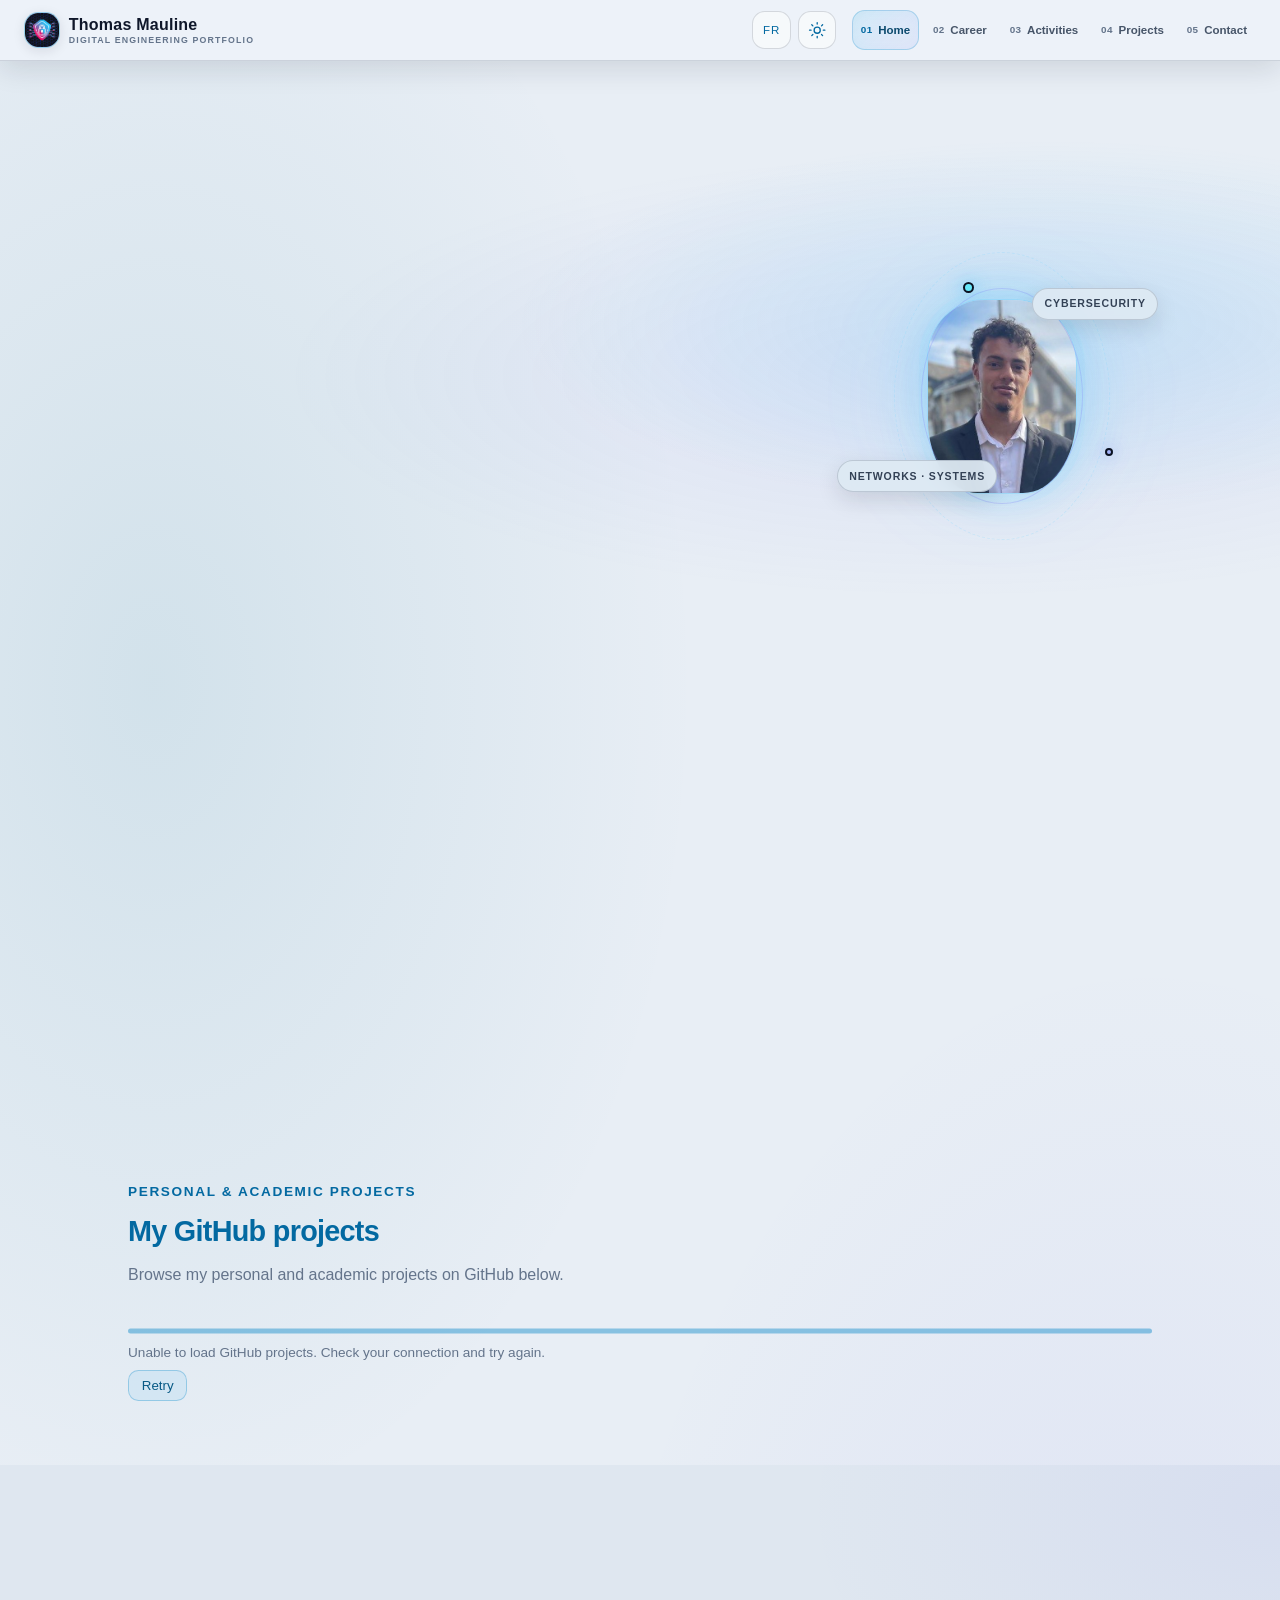
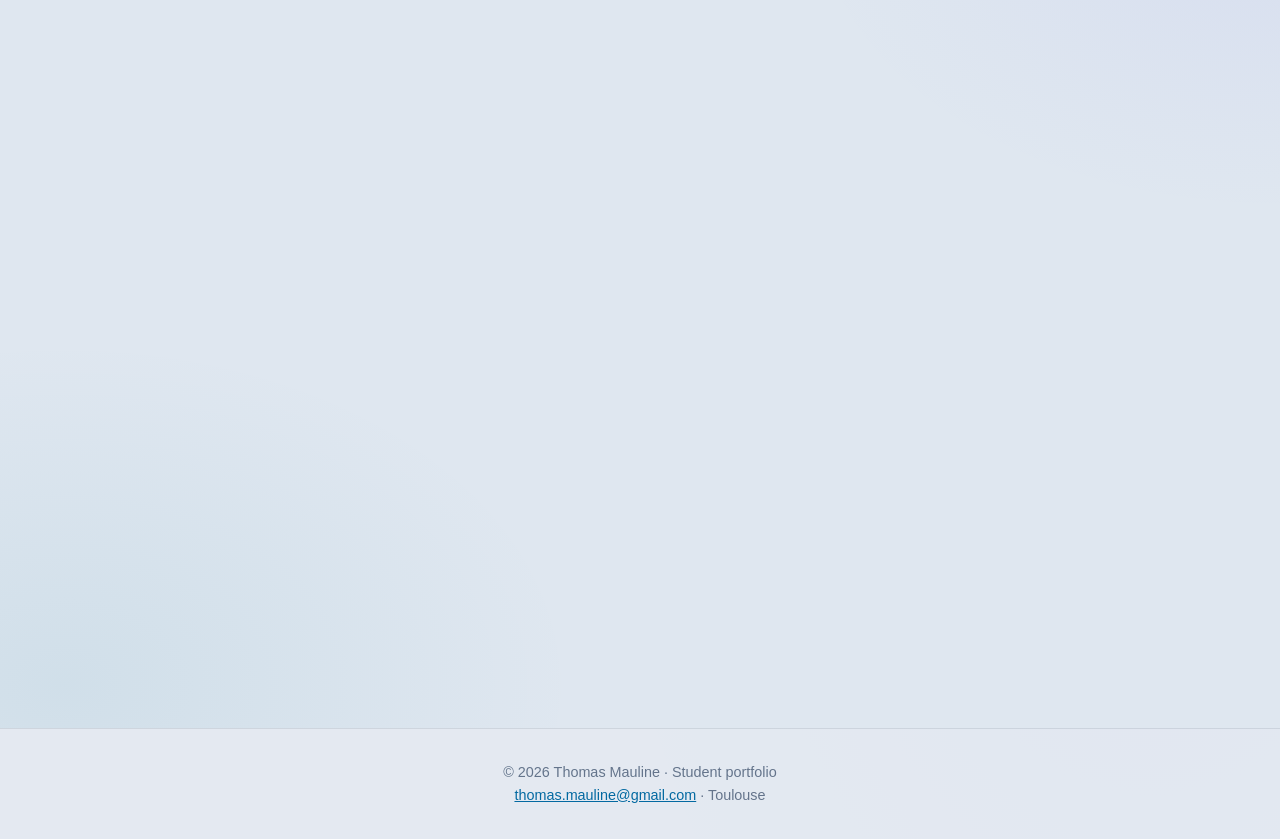
<file: index.html>
<!DOCTYPE html>
<html lang="en">
<head>
    <meta charset="UTF-8">
    <meta name="viewport" content="width=device-width, initial-scale=1.0">
    <meta http-equiv="refresh" content="0; url=eng/index.html">
    <meta name="robots" content="noindex">
    <title>Thomas Mauline | Portfolio</title>
    <link rel="canonical" href="eng/index.html">
    <link rel="icon" href="img/icon.png?v=2" type="image/png">
    <script>window.location.replace("eng/index.html");</script>
</head>
<body>
    <p>This portfolio is available in <a href="eng/index.html">English</a> and <a href="fr/index.html">French</a>.</p>
</body>
</html>
</file>
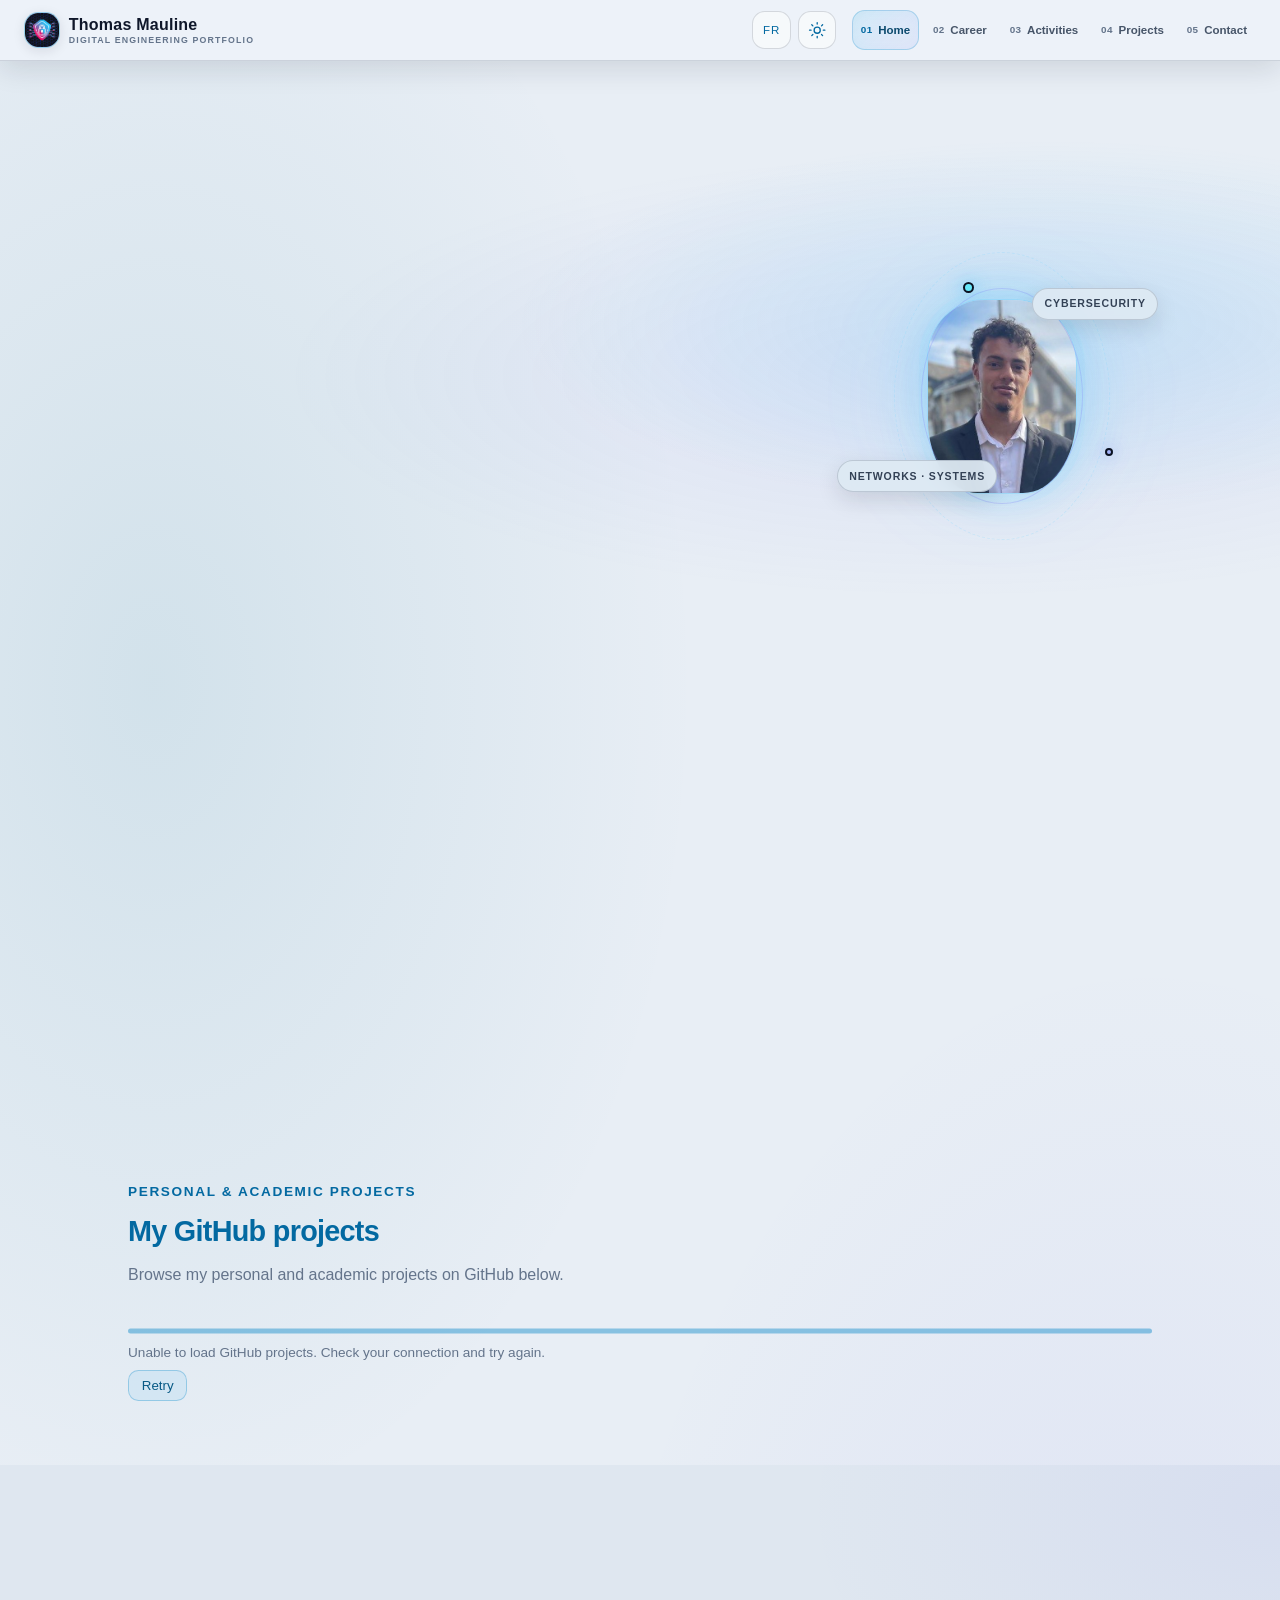
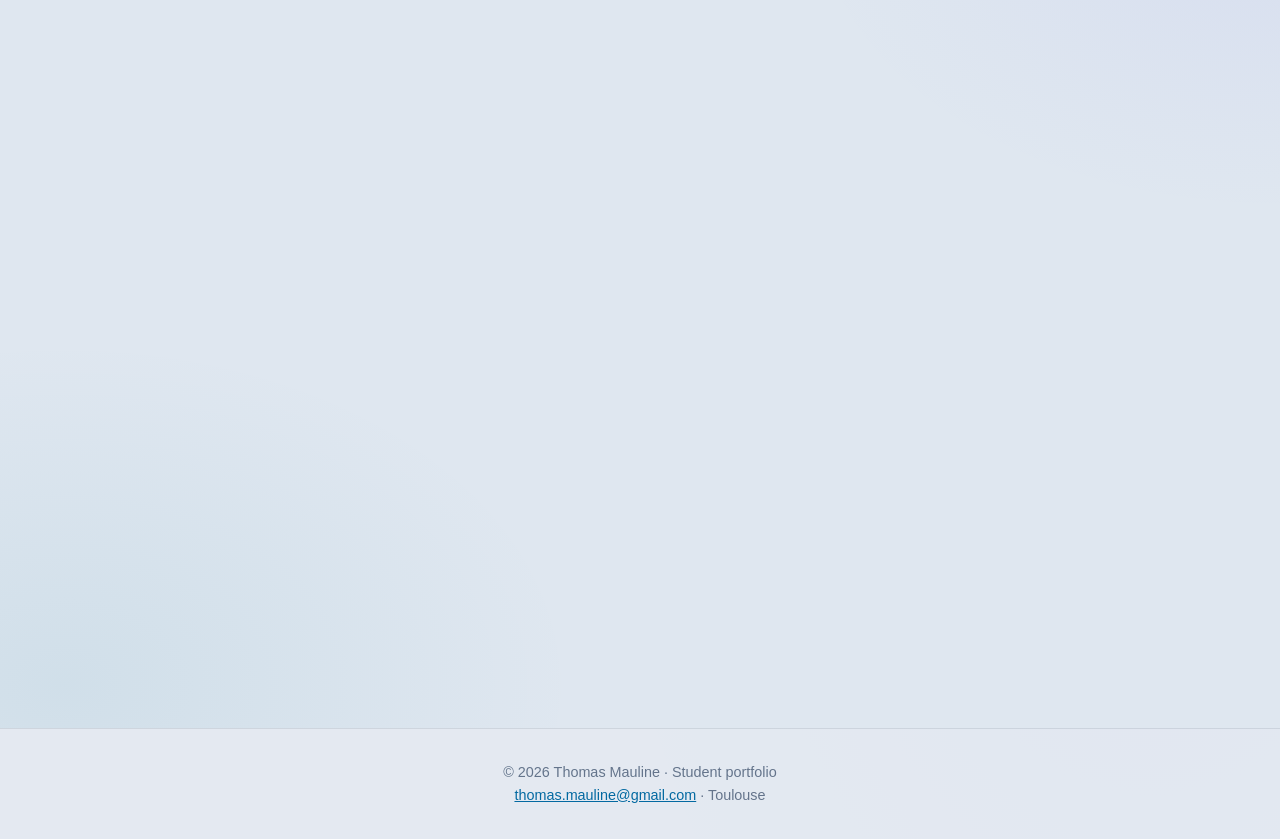
<file: eng/index.html>
<!DOCTYPE html>
<html lang="en" data-theme="light">
<head>
    <meta charset="UTF-8">
    <meta name="viewport" content="width=device-width, initial-scale=1.0">
    <meta name="description" content="Portfolio of Thomas Mauline, digital engineering student at ENSEEIHT, passionate about cybersecurity.">
    <title>Thomas Mauline | Portfolio</title>
    <link rel="icon" href="../img/icon.png?v=2" type="image/png">
    <link rel="stylesheet" href="../css/style.css">
    <link rel="stylesheet" href="../css/github-projects.css">
</head>
<body>
    <canvas class="binary-background" aria-hidden="true"></canvas>
    <header class="site-header">
        <nav class="site-nav" aria-label="Main navigation">
            <a class="logo" href="#welcome">
                <img class="logo-mark" src="../img/icon.png" alt="" draggable="false">
                <span class="logo-copy">
                    <span class="logo-name">Thomas Mauline</span>
                    <span class="logo-caption">DIGITAL ENGINEERING PORTFOLIO</span>
                </span>
            </a>
            <div class="header-controls">
                <a class="language-switch" href="../fr/index.html" lang="fr" hreflang="fr" aria-label="Passer en français">FR</a>
                <button class="theme-toggle" type="button" aria-label="Switch to dark theme" aria-pressed="false">
                    <svg class="theme-icon theme-icon-sun" viewBox="0 0 24 24" aria-hidden="true">
                        <circle cx="12" cy="12" r="4"></circle>
                        <path d="M12 2v2m0 16v2M4.93 4.93l1.42 1.42m11.3 11.3 1.42 1.42M2 12h2m16 0h2M4.93 19.07l1.42-1.42m11.3-11.3 1.42-1.42"></path>
                    </svg>
                    <svg class="theme-icon theme-icon-moon" viewBox="0 0 24 24" aria-hidden="true">
                        <path d="M20.9 13A9 9 0 0 1 11 3.1 9 9 0 1 0 20.9 13Z"></path>
                    </svg>
                </button>
            </div>
            <button class="nav-toggle" type="button" aria-label="Open menu" aria-controls="primary-navigation" aria-expanded="false">
                <span></span>
                <span></span>
                <span></span>
            </button>
            <div class="nav-window" id="primary-navigation">
                <ul class="nav-links">
                    <li><a href="#welcome" aria-label="Home"><span class="nav-index" aria-hidden="true">01</span><span class="nav-label">Home</span></a></li>
                    <li><a href="career-development.html" aria-label="Career development"><span class="nav-index" aria-hidden="true">02</span><span class="nav-label">Career</span></a></li>
                    <li><a href="activities.html" aria-label="Life beyond the classroom"><span class="nav-index" aria-hidden="true">03</span><span class="nav-label">Activities</span></a></li>
                    <li><a href="#projects" aria-label="GitHub projects"><span class="nav-index" aria-hidden="true">04</span><span class="nav-label">Projects</span></a></li>
                    <li><a href="#contact" aria-label="Contact me"><span class="nav-index" aria-hidden="true">05</span><span class="nav-label">Contact</span></a></li>
                </ul>
            </div>
        </nav>
    </header>

    <main>
        <section id="welcome" class="hero">
            <div class="hero-content">
                <p class="eyebrow">Portfolio · Toulouse</p>
                <div class="hero-mobile-visual" aria-hidden="true">
                    <div class="orbit orbit-outer"></div>
                    <div class="orbit orbit-inner"></div>
                    <img class="hero-photo" src="../img/photo.jpg" alt="" draggable="false">
                    <span class="orbit-node node-top"></span>
                    <span class="orbit-node node-side"></span>
                    <span class="hero-chip chip-security">CYBERSECURITY</span>
                    <span class="hero-chip chip-network">NETWORKS · SYSTEMS</span>
                </div>
                <h1>Hello, I’m <span>Thomas Mauline</span></h1>
                <h2>Digital engineering student at ENSEEIHT, passionate about cybersecurity and how computer architectures work.</h2>
                <p>Curious and hands-on, I am steadily developing my skills through my studies, projects and independent learning. Explore my background, early projects and interests.</p>
                <div class="cta-buttons">
                    <a href="../docs/CV_ENG_Thomas_Mauline.pdf" class="btn" target="_blank" rel="noopener">View my CV</a>
                    <a href="mailto:thomas.mauline@gmail.com" class="btn btn-outline">Get in touch</a>
                    <a href="https://www.linkedin.com/in/thomas-mauline-6829ba294" class="btn btn-outline" target="_blank" rel="noopener noreferrer">LinkedIn</a>
                </div>
                <p class="availability">Looking for a cybersecurity internship of at least two months, starting 7 June 2027.</p>
            </div>
            <div class="hero-visual" aria-hidden="true">
                <div class="orbit orbit-outer"></div>
                <div class="orbit orbit-inner"></div>
                <img class="hero-photo" src="../img/photo.jpg" alt="Portrait of Thomas Mauline" draggable="false">
                <span class="orbit-node node-top"></span>
                <span class="orbit-node node-side"></span>
                <span class="hero-chip chip-security">CYBERSECURITY</span>
                <span class="hero-chip chip-network">NETWORKS · SYSTEMS</span>
            </div>
        </section>

        <section class="content-section home-paths" aria-labelledby="home-paths-title">
            <p class="eyebrow">Explore further</p>
            <h2 id="home-paths-title">Discover my background</h2>
            <div class="card-grid">
                <a class="info-card home-path-card" href="career-development.html">
                    <span class="home-path-index" aria-hidden="true">01</span>
                    <h3>Career development & mobility</h3>
                    <p>Digital engineering studies, cybersecurity experience and international mobility plans.</p>
                    <span class="home-path-link">Explore my career plans <span aria-hidden="true">↗</span></span>
                </a>
                <a class="info-card home-path-card" href="activities.html">
                    <span class="home-path-index" aria-hidden="true">02</span>
                    <h3>Life beyond the classroom</h3>
                    <p>Sport, music, student life and community involvement.</p>
                    <span class="home-path-link">Discover my activities <span aria-hidden="true">↗</span></span>
                </a>
            </div>
        </section>

        <section id="projects" class="content-section home-projects">
            <section class="github-projects" data-github-projects data-github-user="WebyPanda" aria-labelledby="github-projects-title">
                <p class="eyebrow">Personal & academic projects</p>
                <h2 id="github-projects-title">My GitHub projects</h2>
                <p class="github-projects-intro">Browse my personal and academic projects on GitHub below.</p>
                <div class="github-project-carousel" data-project-carousel aria-label="GitHub projects carousel">
                    <div class="github-project-track" id="github-project-track" data-project-track aria-live="off"></div>
                </div>
                <div class="github-project-scrollbar" data-project-scrollbar role="scrollbar" aria-label="Scroll through GitHub projects" aria-controls="github-project-track" aria-orientation="horizontal" aria-valuemin="0" aria-valuemax="0" aria-valuenow="0" tabindex="0">
                    <span class="github-project-scrollbar-thumb" data-project-scrollbar-thumb></span>
                </div>
                <p class="github-project-status" data-project-status role="status" aria-live="polite">Loading GitHub projects…</p>
                <button class="github-project-retry" data-project-retry type="button" hidden>Retry</button>
            </section>
        </section>

        <section id="contact" class="contact-section" aria-labelledby="contact-title">
            <div class="contact-heading">
                <div>
                    <p class="eyebrow">Get in touch · Toulouse, France</p>
                    <h2 id="contact-title">Let’s talk about <span>what’s next.</span></h2>
                </div>
                <p class="contact-heading-note">CYBERSECURITY<br>NETWORKS · SYSTEMS</p>
            </div>

            <div class="contact-layout">
                <div class="contact-intro">
                    <p>A potential internship, a project, or simply keen to talk about technology? Send me a message — I’d be happy to chat.</p>
                    <div class="contact-details">
                        <a class="contact-card" href="mailto:thomas.mauline@gmail.com">
                            <span class="contact-icon" aria-hidden="true">
                                <svg viewBox="0 0 24 24" fill="none"><path d="M3.75 6.75h16.5v10.5H3.75zM4.5 7.5l7.5 6 7.5-6" stroke="currentColor" stroke-width="1.6" stroke-linecap="round" stroke-linejoin="round"/></svg>
                            </span>
                            <span class="contact-card-copy">
                                <span class="contact-card-label">EMAIL · DIRECT CONTACT</span>
                                <span class="contact-card-value">thomas.mauline@gmail.com</span>
                                <span class="contact-card-hint">Send me an email</span>
                            </span>
                            <span class="contact-arrow" aria-hidden="true">↗</span>
                        </a>
                        <a class="contact-card" href="tel:+33767261461">
                            <span class="contact-icon" aria-hidden="true">
                                <svg viewBox="0 0 24 24" fill="none"><path d="M7.1 3.75h2.4l1.2 4.2-1.8 1.8a15.2 15.2 0 0 0 5.35 5.35l1.8-1.8 4.2 1.2v2.4a2.1 2.1 0 0 1-2.3 2.1C10.7 18.35 5.65 13.3 5 6.05a2.1 2.1 0 0 1 2.1-2.3Z" stroke="currentColor" stroke-width="1.6" stroke-linecap="round" stroke-linejoin="round"/></svg>
                            </span>
                            <span class="contact-card-copy">
                                <span class="contact-card-label">PHONE · DIRECT CALL</span>
                                <span class="contact-card-value">+33 7 67 26 14 61</span>
                                <span class="contact-card-hint">Available to talk</span>
                            </span>
                            <span class="contact-arrow" aria-hidden="true">↗</span>
                        </a>
                        <a class="contact-card" href="https://www.linkedin.com/in/thomas-mauline-6829ba294" target="_blank" rel="noopener noreferrer">
                            <span class="contact-icon contact-icon-text" aria-hidden="true">in</span>
                            <span class="contact-card-copy">
                                <span class="contact-card-label">LINKEDIN · PROFESSIONAL NETWORK</span>
                                <span class="contact-card-value">Thomas Mauline</span>
                                <span class="contact-card-hint">View my professional profile</span>
                            </span>
                            <span class="contact-arrow" aria-hidden="true">↗</span>
                        </a>
                    </div>
                    <p class="contact-availability"><span aria-hidden="true"></span> Looking for a cybersecurity internship from 7 June 2027</p>
                </div>

                <form class="contact-form" id="contact-form">
                    <div class="contact-form-header">
                        <h3><span aria-hidden="true">✳</span> New message</h3>
                        <span>PREPARED ON YOUR DEVICE</span>
                    </div>
                    <div class="contact-form-fields">
                        <label>
                            <span>YOUR NAME</span>
                            <input type="text" name="name" autocomplete="name" placeholder="e.g. Camille Dupont" required>
                        </label>
                        <label>
                            <span>YOUR EMAIL</span>
                            <input type="email" name="email" autocomplete="email" placeholder="camille@example.com" required>
                        </label>
                        <label class="contact-field-wide">
                            <span>SUBJECT</span>
                            <input type="text" name="subject" placeholder="Internship, project, getting in touch…" required>
                        </label>
                        <label class="contact-field-wide">
                            <span>YOUR MESSAGE</span>
                            <textarea name="message" rows="5" placeholder="Tell me a little about what you have in mind…" required></textarea>
                        </label>
                    </div>
                    <button class="contact-submit" type="submit">Prepare email <span aria-hidden="true">↗</span></button>
                    <p class="contact-form-note" id="contact-form-note" role="status">Your email app will open with your message ready to send. Nothing is sent or stored by this website.</p>
                </form>
            </div>
        </section>
    </main>

    <footer>
        <p>© 2026 Thomas Mauline · Student portfolio</p>
        <p><a href="mailto:thomas.mauline@gmail.com">thomas.mauline@gmail.com</a> · Toulouse</p>
    </footer>
    <div class="cursor-effects" aria-hidden="true">
        <div class="cursor-solar">
            <span class="solar-orbit solar-orbit-one"><span class="solar-planet"></span></span>
            <span class="solar-orbit solar-orbit-two"><span class="solar-planet"></span></span>
            <span class="solar-orbit solar-orbit-three"><span class="solar-planet"></span></span>
            <span class="solar-sun"></span>
        </div>
        <span class="comet-tail"></span>
        <span class="comet-tail"></span>
        <span class="comet-tail"></span>
        <span class="cursor-target-frame"></span>
    </div>
    <script src="../js/script.js" defer></script>
    <script src="../js/github-projects.js" defer></script>
</body>
</html>
</file>
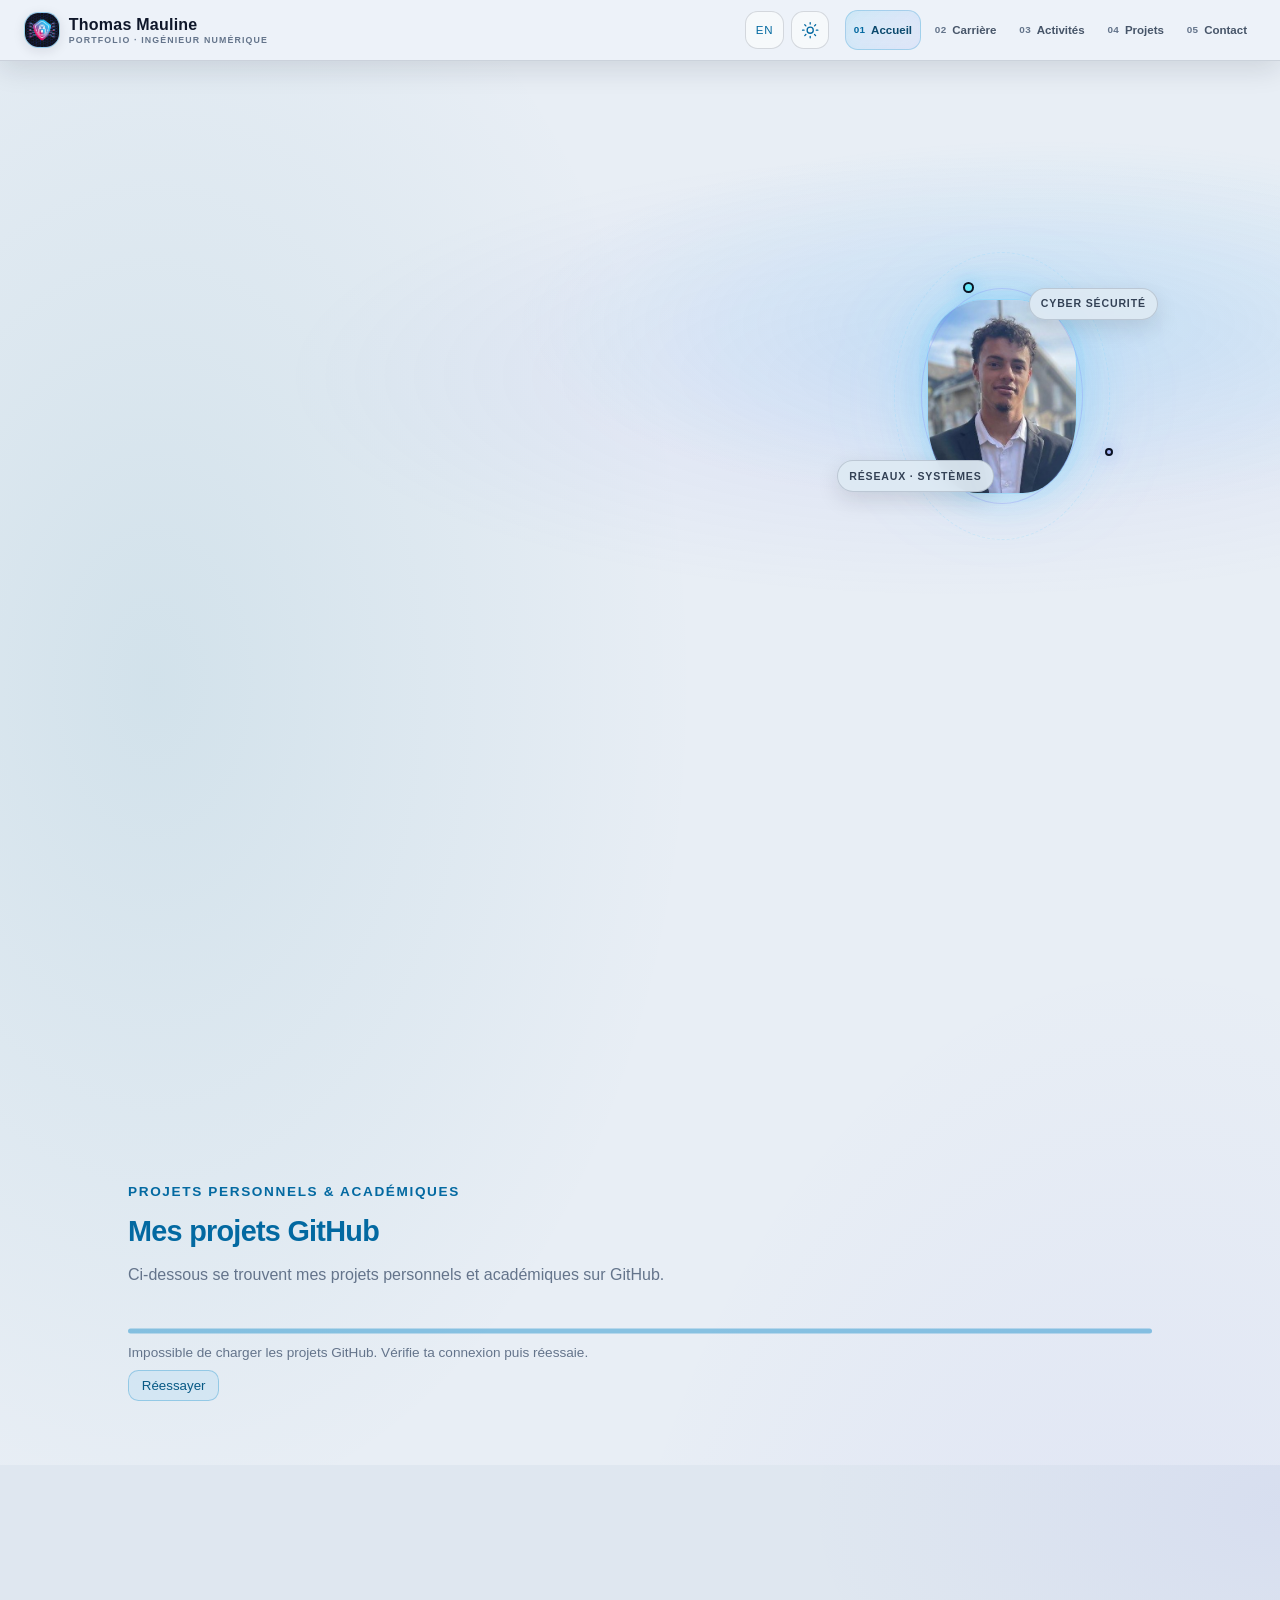
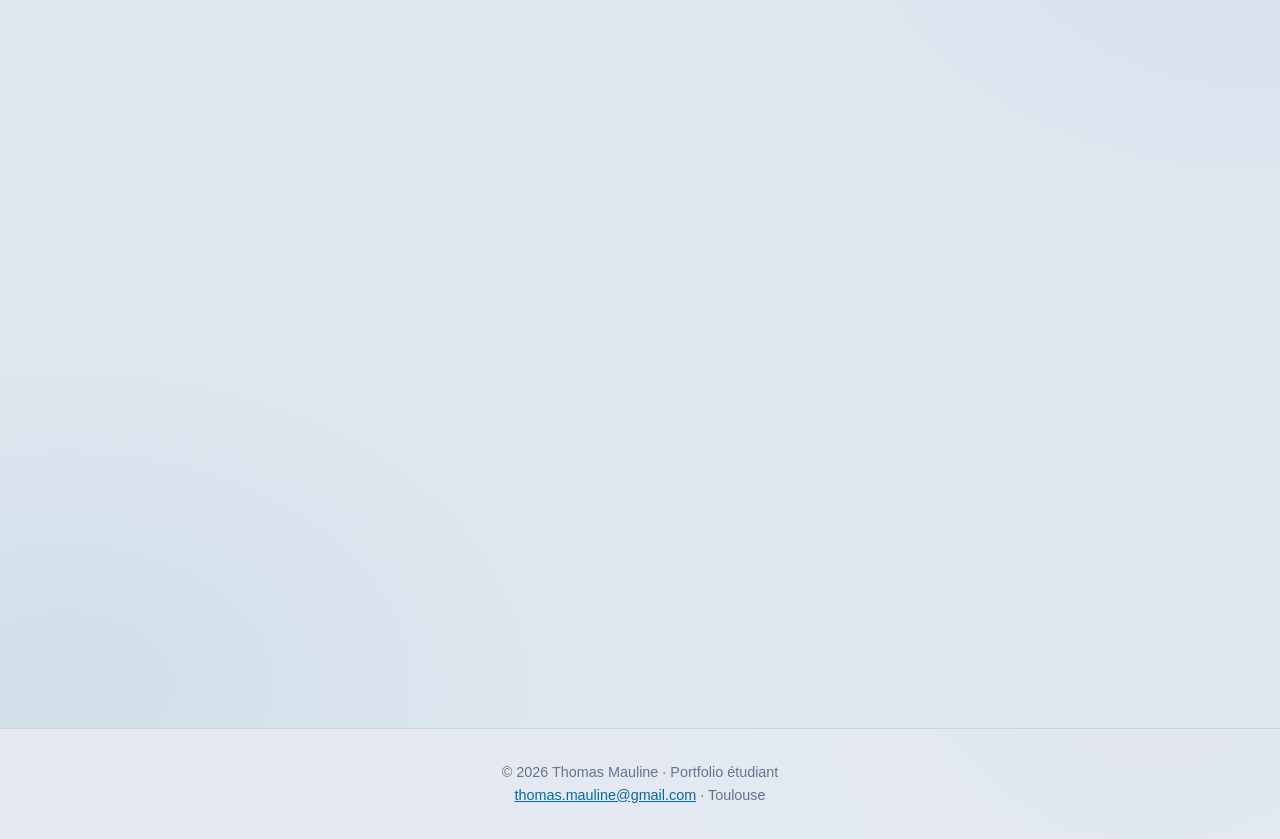
<file: fr/index.html>
<!DOCTYPE html>
<html lang="fr" data-theme="light">
<head>
    <meta charset="UTF-8">
    <meta name="viewport" content="width=device-width, initial-scale=1.0">
    <meta name="description" content="Portfolio de Thomas Mauline, étudiant ingénieur en sciences du numérique à l'ENSEEIHT, passionné par la cybersécurité.">
    <title>Thomas Mauline | Portfolio</title>
    <link rel="icon" href="../img/icon.png?v=2" type="image/png">
    <link rel="stylesheet" href="../css/style.css">
    <link rel="stylesheet" href="../css/github-projects.css">
</head>
<body>
    <canvas class="binary-background" aria-hidden="true"></canvas>
    <header class="site-header">
        <nav class="site-nav" aria-label="Navigation principale">
            <a class="logo" href="#welcome">
                <img class="logo-mark" src="../img/icon.png" alt="" draggable="false">
                <span class="logo-copy">
                    <span class="logo-name">Thomas Mauline</span>
                    <span class="logo-caption">PORTFOLIO · INGÉNIEUR NUMÉRIQUE</span>
                </span>
            </a>
            <div class="header-controls">
                <a class="language-switch" href="../eng/index.html" lang="en" hreflang="en" aria-label="Switch to English">EN</a>
                <button class="theme-toggle" type="button" aria-label="Activer le thème sombre" aria-pressed="false">
                    <svg class="theme-icon theme-icon-sun" viewBox="0 0 24 24" aria-hidden="true">
                        <circle cx="12" cy="12" r="4"></circle>
                        <path d="M12 2v2m0 16v2M4.93 4.93l1.42 1.42m11.3 11.3 1.42 1.42M2 12h2m16 0h2M4.93 19.07l1.42-1.42m11.3-11.3 1.42-1.42"></path>
                    </svg>
                    <svg class="theme-icon theme-icon-moon" viewBox="0 0 24 24" aria-hidden="true">
                        <path d="M20.9 13A9 9 0 0 1 11 3.1 9 9 0 1 0 20.9 13Z"></path>
                    </svg>
                </button>
            </div>
            <button class="nav-toggle" type="button" aria-label="Ouvrir le menu" aria-controls="primary-navigation" aria-expanded="false">
                <span></span>
                <span></span>
                <span></span>
            </button>
            <div class="nav-window" id="primary-navigation">
                <ul class="nav-links">
                    <li><a href="#welcome" aria-label="Accueil"><span class="nav-index" aria-hidden="true">01</span><span class="nav-label">Accueil</span></a></li>
                    <li><a href="career-development.html" aria-label="Projet professionnel"><span class="nav-index" aria-hidden="true">02</span><span class="nav-label">Carrière</span></a></li>
                    <li><a href="activities.html" aria-label="Vie extrascolaire"><span class="nav-index" aria-hidden="true">03</span><span class="nav-label">Activités</span></a></li>
                    <li><a href="#projects" aria-label="Mes projets GitHub"><span class="nav-index" aria-hidden="true">04</span><span class="nav-label">Projets</span></a></li>
                    <li><a href="#contact" aria-label="Me contacter"><span class="nav-index" aria-hidden="true">05</span><span class="nav-label">Contact</span></a></li>
                </ul>
            </div>
        </nav>
    </header>

    <main>
        <section id="welcome" class="hero">
            <div class="hero-content">
                <p class="eyebrow">Portfolio · Toulouse</p>
                <div class="hero-mobile-visual" aria-hidden="true">
                    <div class="orbit orbit-outer"></div>
                    <div class="orbit orbit-inner"></div>
                    <img class="hero-photo" src="../img/photo.jpg" alt="" draggable="false">
                    <span class="orbit-node node-top"></span>
                    <span class="orbit-node node-side"></span>
                    <span class="hero-chip chip-security">CYBER SÉCURITÉ</span>
                    <span class="hero-chip chip-network">RÉSEAUX · SYSTÈMES</span>
                </div>
                <h1>Bonjour, je suis <span>Thomas Mauline</span></h1>
                <h2>Étudiant ingénieur en Sciences du Numérique à l'ENSEEIHT, je me passionne pour la cybersécurité et le fonctionnement des architectures informatiques.</h2>
                <p>Curieux et orienté pratique, je développe progressivement mes compétences à travers mon cursus, mes projets et mon apprentissage en autonomie. Retrouvez ici mon parcours, mes premières réalisations et mes centres d’intérêt.</p>
                <div class="cta-buttons">
                    <a href="../docs/CV_Thomas_Mauline.pdf" class="btn" target="_blank" rel="noopener">Consulter mon CV</a>
                    <a href="mailto:thomas.mauline@gmail.com" class="btn btn-outline">Me contacter</a>
                    <a href="https://www.linkedin.com/in/thomas-mauline-6829ba294" class="btn btn-outline" target="_blank" rel="noopener noreferrer">Mon LinkedIn</a>
                </div>
                <p class="availability">À la recherche d’un stage de deux mois minimum en cybersécurité, à partir du 7 juin 2027.</p>
            </div>
            <div class="hero-visual" aria-hidden="true">
                <div class="orbit orbit-outer"></div>
                <div class="orbit orbit-inner"></div>
                <img class="hero-photo" src="../img/photo.jpg" alt="Portrait de Thomas Mauline" draggable="false">
                <span class="orbit-node node-top"></span>
                <span class="orbit-node node-side"></span>
                <span class="hero-chip chip-security">CYBER SÉCURITÉ</span>
                <span class="hero-chip chip-network">RÉSEAUX · SYSTÈMES</span>
            </div>
        </section>

        <section class="content-section home-paths" aria-labelledby="home-paths-title">
            <p class="eyebrow">Pour aller plus loin</p>
            <h2 id="home-paths-title">Découvrir mon parcours</h2>
            <div class="card-grid">
                <a class="info-card home-path-card" href="career-development.html">
                    <span class="home-path-index" aria-hidden="true">01</span>
                    <h3>Projet professionnel & mobilité</h3>
                    <p>Formation en sciences du numérique, expérience en cybersécurité et projets de mobilité internationale.</p>
                    <span class="home-path-link">Explorer mon projet professionnel <span aria-hidden="true">↗</span></span>
                </a>
                <a class="info-card home-path-card" href="activities.html">
                    <span class="home-path-index" aria-hidden="true">02</span>
                    <h3>Vie extrascolaire & engagement</h3>
                    <p>Sport, musique, vie associative et engagement citoyen.</p>
                    <span class="home-path-link">Découvrir mes activités <span aria-hidden="true">↗</span></span>
                </a>
            </div>
        </section>

        <section id="projects" class="content-section home-projects">
            <section class="github-projects" data-github-projects data-github-user="WebyPanda" aria-labelledby="github-projects-title">
                <p class="eyebrow">Projets personnels & académiques</p>
                <h2 id="github-projects-title">Mes projets GitHub</h2>
                <p class="github-projects-intro">Ci-dessous se trouvent mes projets personnels et académiques sur GitHub.</p>
                <div class="github-project-carousel" data-project-carousel aria-label="Carrousel des projets GitHub">
                    <div class="github-project-track" id="github-project-track" data-project-track aria-live="off"></div>
                </div>
                <div class="github-project-scrollbar" data-project-scrollbar role="scrollbar" aria-label="Défilement des projets GitHub" aria-controls="github-project-track" aria-orientation="horizontal" aria-valuemin="0" aria-valuemax="0" aria-valuenow="0" tabindex="0">
                    <span class="github-project-scrollbar-thumb" data-project-scrollbar-thumb></span>
                </div>
                <p class="github-project-status" data-project-status role="status" aria-live="polite">Chargement des projets GitHub…</p>
                <button class="github-project-retry" data-project-retry type="button" hidden>Réessayer</button>
            </section>
        </section>

        <section id="contact" class="contact-section" aria-labelledby="contact-title">
            <div class="contact-heading">
                <div>
                    <p class="eyebrow">Contact · Toulouse, France</p>
                    <h2 id="contact-title">Parlons de la suite <span>ensemble.</span></h2>
                </div>
                <p class="contact-heading-note">CYBERSÉCURITÉ<br>RÉSEAUX · SYSTÈMES</p>
            </div>

            <div class="contact-layout">
                <div class="contact-intro">
                    <p>Une opportunité de stage, un projet ou simplement envie d’échanger autour du numérique ? Écris-moi, je serai ravi d’en discuter.</p>
                    <div class="contact-details">
                        <a class="contact-card" href="mailto:thomas.mauline@gmail.com">
                            <span class="contact-icon" aria-hidden="true">
                                <svg viewBox="0 0 24 24" fill="none"><path d="M3.75 6.75h16.5v10.5H3.75zM4.5 7.5l7.5 6 7.5-6" stroke="currentColor" stroke-width="1.6" stroke-linecap="round" stroke-linejoin="round"/></svg>
                            </span>
                            <span class="contact-card-copy">
                                <span class="contact-card-label">E-MAIL · ÉCHANGE DIRECT</span>
                                <span class="contact-card-value">thomas.mauline@gmail.com</span>
                                <span class="contact-card-hint">M’écrire un e-mail</span>
                            </span>
                            <span class="contact-arrow" aria-hidden="true">↗</span>
                        </a>
                        <a class="contact-card" href="tel:+33767261461">
                            <span class="contact-icon" aria-hidden="true">
                                <svg viewBox="0 0 24 24" fill="none"><path d="M7.1 3.75h2.4l1.2 4.2-1.8 1.8a15.2 15.2 0 0 0 5.35 5.35l1.8-1.8 4.2 1.2v2.4a2.1 2.1 0 0 1-2.3 2.1C10.7 18.35 5.65 13.3 5 6.05a2.1 2.1 0 0 1 2.1-2.3Z" stroke="currentColor" stroke-width="1.6" stroke-linecap="round" stroke-linejoin="round"/></svg>
                            </span>
                            <span class="contact-card-copy">
                                <span class="contact-card-label">TÉLÉPHONE · APPEL DIRECT</span>
                                <span class="contact-card-value">+33 7 67 26 14 61</span>
                                <span class="contact-card-hint">Disponible pour échanger</span>
                            </span>
                            <span class="contact-arrow" aria-hidden="true">↗</span>
                        </a>
                        <a class="contact-card" href="https://www.linkedin.com/in/thomas-mauline-6829ba294" target="_blank" rel="noopener noreferrer">
                            <span class="contact-icon contact-icon-text" aria-hidden="true">in</span>
                            <span class="contact-card-copy">
                                <span class="contact-card-label">LINKEDIN · RÉSEAU PRO</span>
                                <span class="contact-card-value">Thomas Mauline</span>
                                <span class="contact-card-hint">Voir mon profil professionnel</span>
                            </span>
                            <span class="contact-arrow" aria-hidden="true">↗</span>
                        </a>
                    </div>
                    <p class="contact-availability"><span aria-hidden="true"></span> À la recherche d’un stage en cybersécurité dès le 7 juin 2027</p>
                </div>

                <form class="contact-form" id="contact-form">
                    <div class="contact-form-header">
                        <h3><span aria-hidden="true">✳</span> Nouveau message</h3>
                        <span>PRÉPARÉ SUR VOTRE APPAREIL</span>
                    </div>
                    <div class="contact-form-fields">
                        <label>
                            <span>TON NOM</span>
                            <input type="text" name="name" autocomplete="name" placeholder="Ex. Camille Dupont" required>
                        </label>
                        <label>
                            <span>TON E-MAIL</span>
                            <input type="email" name="email" autocomplete="email" placeholder="camille@exemple.fr" required>
                        </label>
                        <label class="contact-field-wide">
                            <span>SUJET</span>
                            <input type="text" name="subject" placeholder="Stage, projet, prise de contact…" required>
                        </label>
                        <label class="contact-field-wide">
                            <span>TON MESSAGE</span>
                            <textarea name="message" rows="5" placeholder="Quelques mots sur ce que tu as en tête…" required></textarea>
                        </label>
                    </div>
                    <button class="contact-submit" type="submit">Préparer mon e-mail <span aria-hidden="true">↗</span></button>
                    <p class="contact-form-note" id="contact-form-note" role="status">Ton message s’ouvrira dans ton application e-mail. Rien n’est envoyé ni stocké sur ce site.</p>
                </form>
            </div>
        </section>
    </main>

    <footer>
        <p>© 2026 Thomas Mauline · Portfolio étudiant</p>
        <p><a href="mailto:thomas.mauline@gmail.com">thomas.mauline@gmail.com</a> · Toulouse</p>
    </footer>
    <div class="cursor-effects" aria-hidden="true">
        <div class="cursor-solar">
            <span class="solar-orbit solar-orbit-one"><span class="solar-planet"></span></span>
            <span class="solar-orbit solar-orbit-two"><span class="solar-planet"></span></span>
            <span class="solar-orbit solar-orbit-three"><span class="solar-planet"></span></span>
            <span class="solar-sun"></span>
        </div>
        <span class="comet-tail"></span>
        <span class="comet-tail"></span>
        <span class="comet-tail"></span>
        <span class="cursor-target-frame"></span>
    </div>
    <script src="../js/script.js" defer></script>
    <script src="../js/github-projects.js" defer></script>
</body>
</html>
</file>
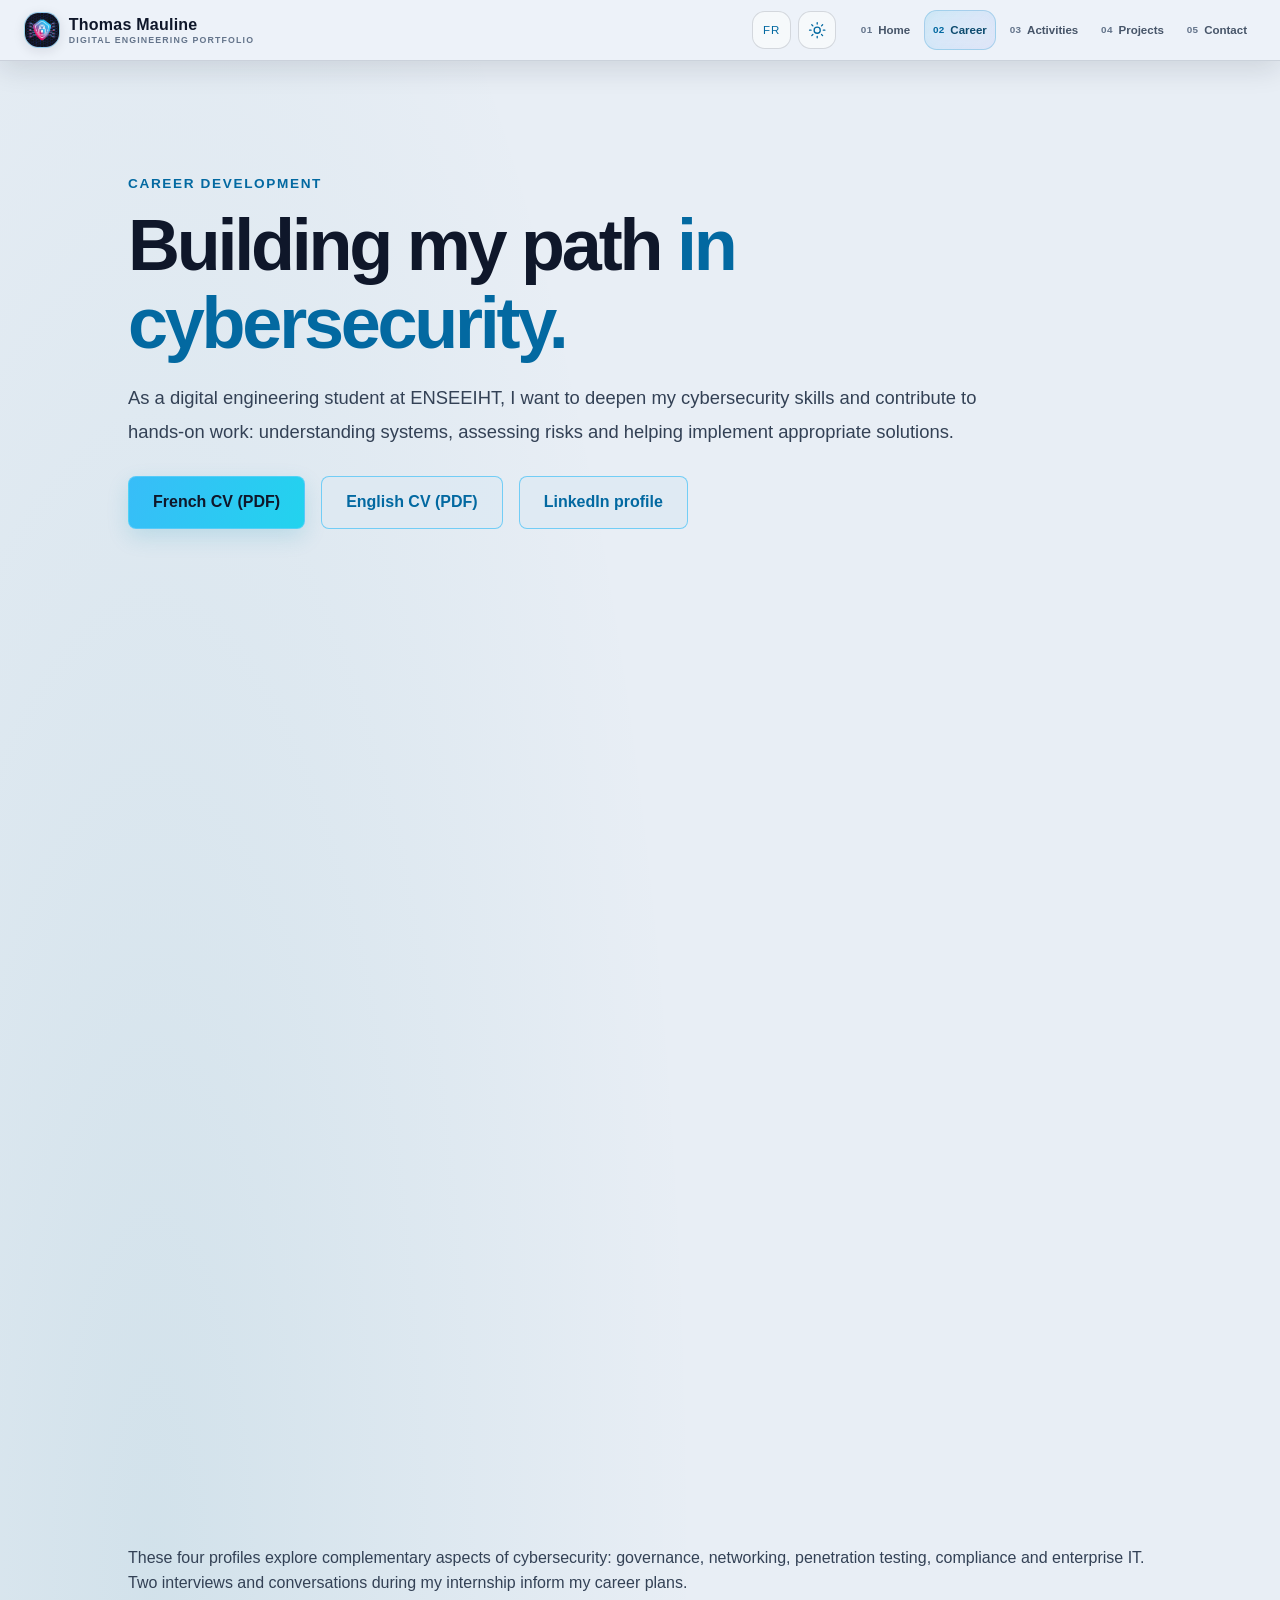
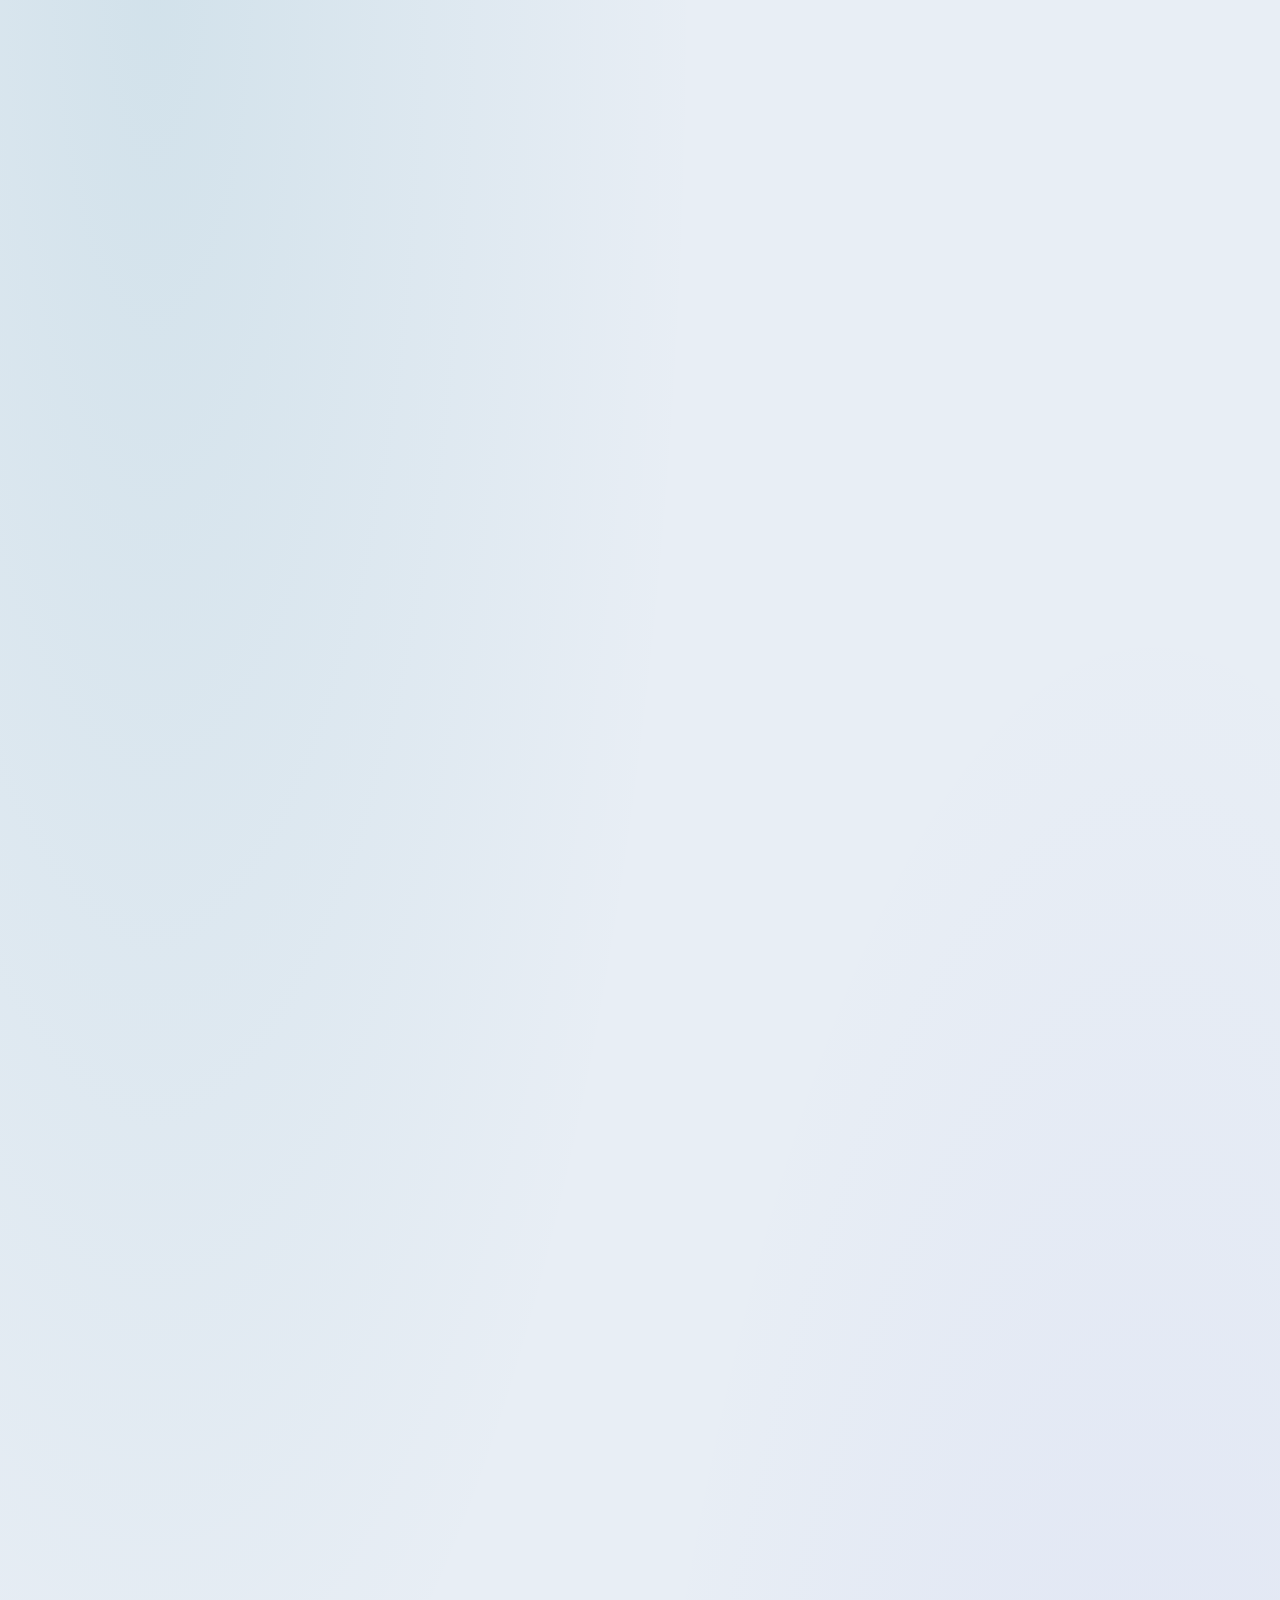
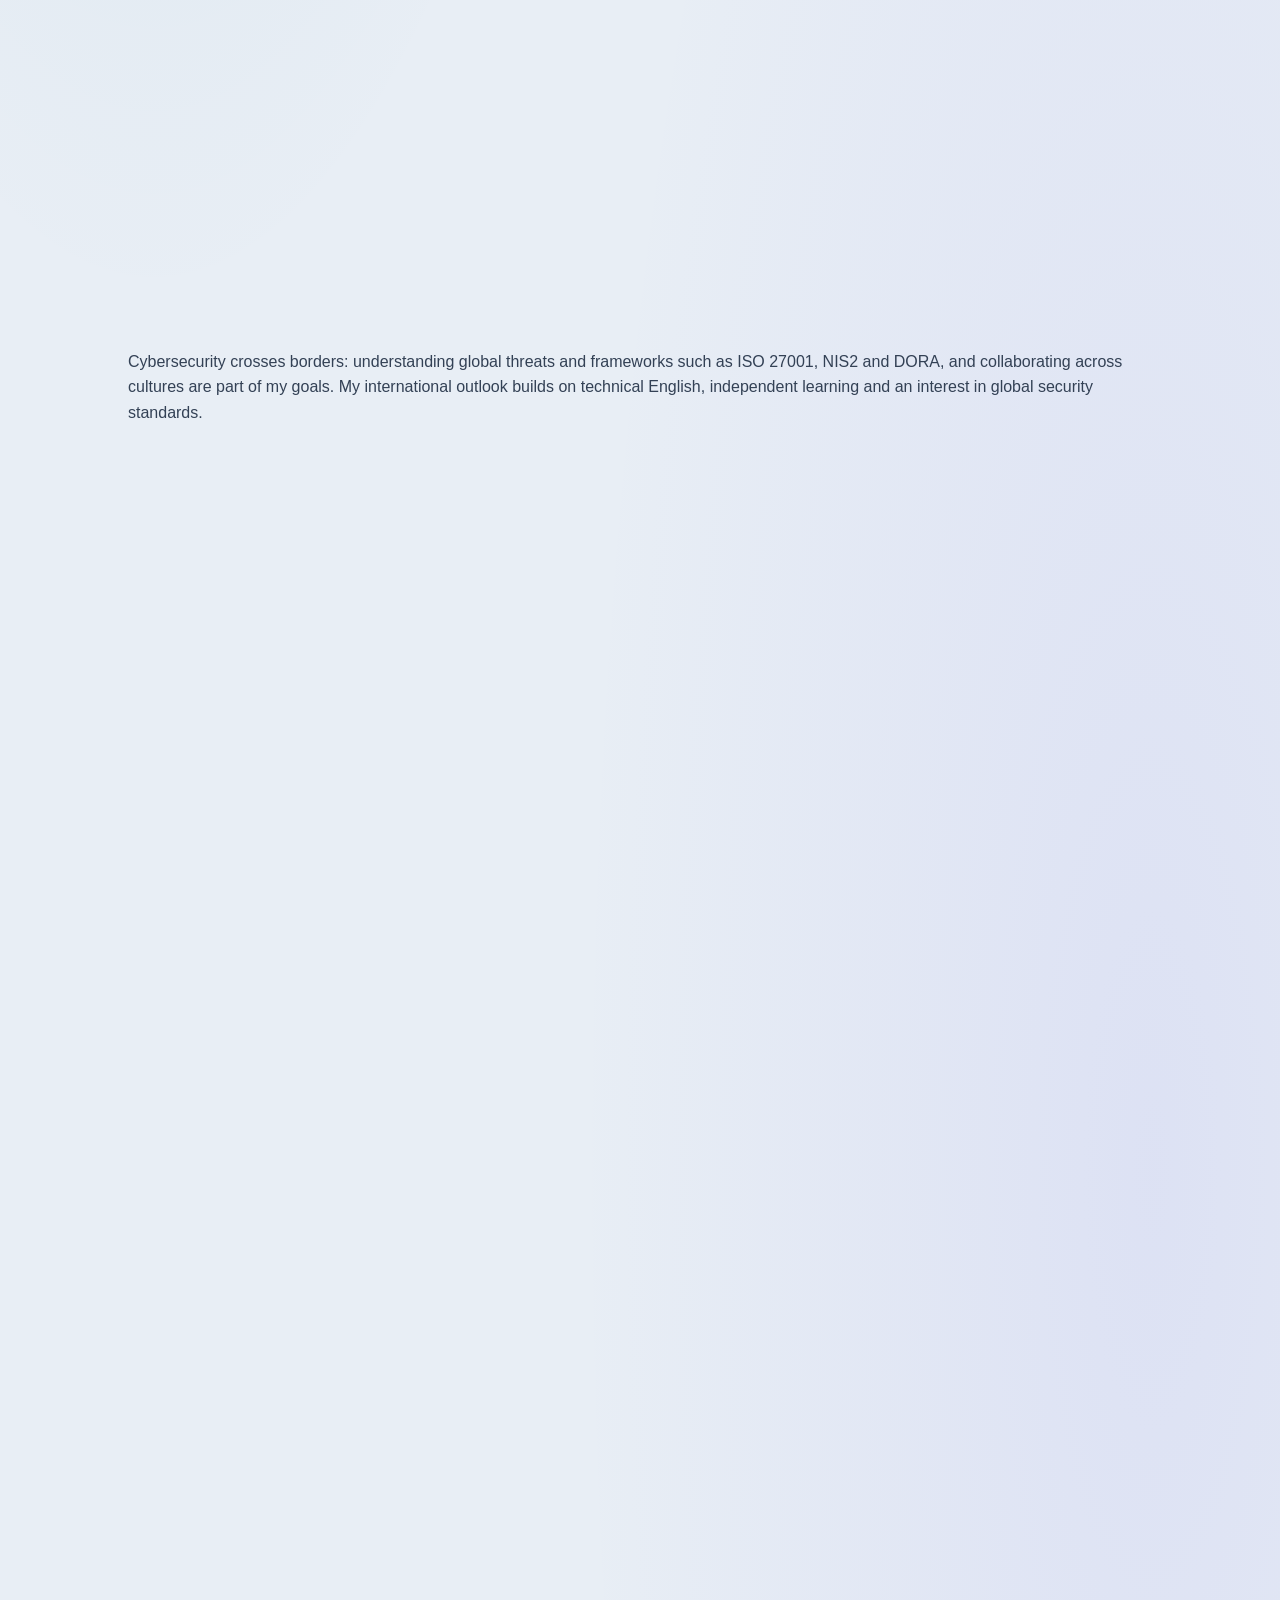
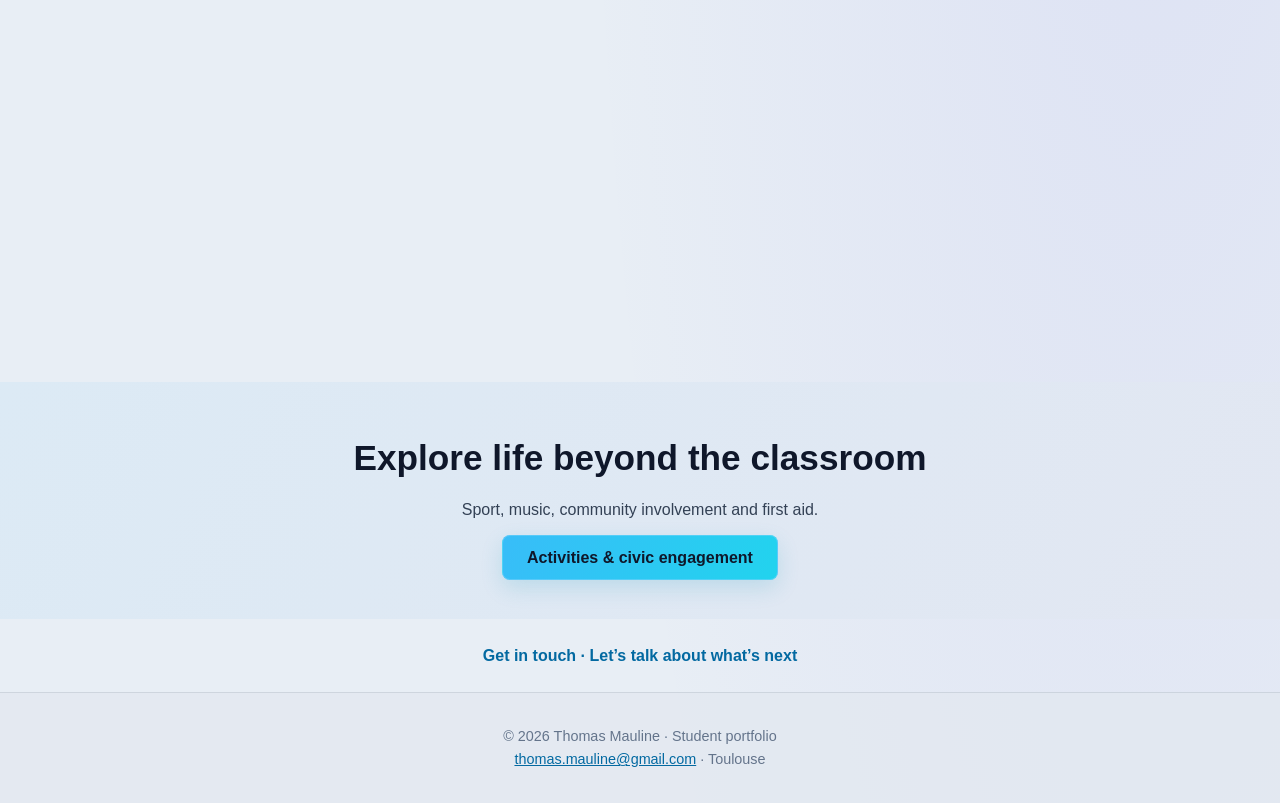
<file: eng/career-development.html>
<!DOCTYPE html>
<html lang="en" data-theme="light">
<head>
    <meta charset="UTF-8">
    <meta name="viewport" content="width=device-width, initial-scale=1.0">
    <meta name="description" content="Thomas Mauline's academic background, cybersecurity career plans and international mobility projects.">
    <title>Career Development | Thomas Mauline</title>
    <link rel="icon" href="../img/icon.png?v=2" type="image/png">
    <link rel="stylesheet" href="../css/style.css">
</head>
<body>
    <canvas class="binary-background" aria-hidden="true"></canvas>
    <header class="site-header">
        <nav class="site-nav" aria-label="Main navigation">
            <a class="logo" href="index.html">
                <img class="logo-mark" src="../img/icon.png" alt="" draggable="false">
                <span class="logo-copy"><span class="logo-name">Thomas Mauline</span><span class="logo-caption">DIGITAL ENGINEERING PORTFOLIO</span></span>
            </a>
            <div class="header-controls">
                <a class="language-switch" href="../fr/career-development.html" lang="fr" hreflang="fr" aria-label="Passer en français">FR</a>
                <button class="theme-toggle" type="button" aria-label="Switch to dark theme" aria-pressed="false">
                    <svg class="theme-icon theme-icon-sun" viewBox="0 0 24 24" aria-hidden="true"><circle cx="12" cy="12" r="4"></circle><path d="M12 2v2m0 16v2M4.93 4.93l1.42 1.42m11.3 11.3 1.42 1.42M2 12h2m16 0h2M4.93 19.07l1.42-1.42m11.3-11.3 1.42-1.42"></path></svg>
                    <svg class="theme-icon theme-icon-moon" viewBox="0 0 24 24" aria-hidden="true"><path d="M20.9 13A9 9 0 0 1 11 3.1 9 9 0 1 0 20.9 13Z"></path></svg>
                </button>
            </div>
            <button class="nav-toggle" type="button" aria-label="Open menu" aria-controls="primary-navigation" aria-expanded="false"><span></span><span></span><span></span></button>
            <div class="nav-window" id="primary-navigation">
                <ul class="nav-links">
                    <li><a href="index.html#welcome" aria-label="Home"><span class="nav-index" aria-hidden="true">01</span><span class="nav-label">Home</span></a></li>
                    <li><a href="#career-development" aria-label="Career development"><span class="nav-index" aria-hidden="true">02</span><span class="nav-label">Career</span></a></li>
                    <li><a href="activities.html" aria-label="Life beyond the classroom"><span class="nav-index" aria-hidden="true">03</span><span class="nav-label">Activities</span></a></li>
                    <li><a href="index.html#projects" aria-label="GitHub projects"><span class="nav-index" aria-hidden="true">04</span><span class="nav-label">Projects</span></a></li>
                    <li><a href="index.html#contact" aria-label="Contact me"><span class="nav-index" aria-hidden="true">05</span><span class="nav-label">Contact</span></a></li>
                </ul>
            </div>
        </nav>
    </header>

    <main class="detail-page">
        <section id="welcome" class="detail-hero">
            <p class="eyebrow">Career development</p>
            <h1>Building my path <span>in cybersecurity.</span></h1>
            <p>As a digital engineering student at ENSEEIHT, I want to deepen my cybersecurity skills and contribute to hands-on work: understanding systems, assessing risks and helping implement appropriate solutions.</p>
            <div class="cta-buttons">
                <a class="btn" href="../docs/CV_Thomas_Mauline.pdf" target="_blank" rel="noopener">French CV (PDF)</a>
                <a class="btn btn-outline" href="../docs/CV_ENG_Thomas_Mauline.pdf" target="_blank" rel="noopener">English CV (PDF)</a>
                <a class="btn btn-outline" href="https://www.linkedin.com/in/thomas-mauline-6829ba294" target="_blank" rel="noopener noreferrer">LinkedIn profile</a>
            </div>
        </section>

        <section id="career-development" class="content-section detail-section">
            <p class="eyebrow">Education & experience</p>
            <h2>My background</h2>
            <div class="card-grid">
                <article class="info-card">
                    <h3>Academic background</h3>
                    <ul class="timeline">
                        <li><span class="date">Since September 2026</span><strong>Digital engineering degree</strong><p>INP–ENSEEIHT, Toulouse · first-year core curriculum.</p></li>
                        <li><span class="date">2024–2026</span><strong>La Prépa des INP</strong><p>Toulouse · final cycle with a focus on computer science.</p></li>
                        <li><span class="date">2024</span><strong>French general baccalaureate, European English section</strong><p>Lycée Gaston-Fébus, Orthez · mathematics, physics and computer science · highest honours.</p></li>
                    </ul>
                </article>
                <article class="info-card">
                    <h3>Project internship · TORAY CFE</h3>
                    <p>I contributed to the assessment, testing and Active Directory deployment of an enterprise password manager.</p>
                    <p>I also configured isolated test environments using VLANs and virtual machines, and used Docker and Elastic for deployment and traffic analysis.</p>
                    <p class="tag-list"><span>Active Directory</span><span>VLANs</span><span>Virtual machines</span><span>Docker</span><span>Elastic</span></p>
                </article>
            </div>
            <article class="info-card career-resource-card thm-profile-card">
                <div class="thm-profile-identity">
                    <img class="thm-profile-avatar" src="../img/thm.png" alt="WebyPanda's TryHackMe profile picture">
                    <div>
                        <p class="thm-profile-label">Independent learning · TryHackMe</p>
                        <h3>WebyPanda</h3>
                        <p>My public profile for tracking hands-on cybersecurity practice.</p>
                    </div>
                </div>
                <a class="btn btn-outline" href="https://tryhackme.com/p/WebyPanda" target="_blank" rel="noopener noreferrer">Open my TryHackMe profile <span aria-hidden="true">↗</span></a>
            </article>
        </section>

        <section class="content-section detail-section">
            <p class="eyebrow">Career interviews</p>
            <h2>Four engineering career paths</h2>
            <p class="detail-lead">These four profiles explore complementary aspects of cybersecurity: governance, networking, penetration testing, compliance and enterprise IT. Two interviews and conversations during my internship inform my career plans.</p>
            <div class="career-profiles">
                <article class="info-card career-profile">
                    <p class="detail-status">Security governance · Banking</p>
                    <h3>Olivier · CISO at BPCE / Natixis</h3>
                    <h4>Career and organisation</h4>
                    <p>After completing a DESS at UTT, Olivier joined Natixis through his final-year internship and later became its CISO. He leads two teams of around thirty people: the first deploys safeguards and monitors weak signals; the second, which he heads, connects IT with business teams.</p>
                    <h4>Priorities and lessons</h4>
                    <p>The SOC collects logs from more than <strong>20,000 employees</strong>. The second line investigates alerts, reviews installations, raises awareness and integrates security into projects. In a critical, fast-changing sector, teams must <strong>prioritise by impact</strong>, plan patches and maintain their skills through certifications, conferences and professional exchanges.</p>
                </article>
                <article class="info-card career-profile">
                    <p class="detail-status">Networking, security and consulting · Davidson</p>
                    <h3>Yassair · Network & Security Engineer</h3>
                    <h4>Education and cybersecurity fields</h4>
                    <p>His DUT gave him a networking foundation, followed by a degree focused on network security; his engineering studies are broader. He distinguishes <strong>GRC</strong> from technical fields such as IAM, network and application security, cryptography and SOC operations. TLS-Sec still needs confirmation.</p>
                    <h4>Career advice</h4>
                    <p>Networking can be a <strong>stepping-stone role</strong>, building transferable skills without locking someone into a niche. Consulting brings varied assignments. Certifications are valued, sometimes employer-funded, and may require renewal. Yassair recommends networking and personal projects to keep learning and become visible.</p>
                </article>
                <article class="info-card career-profile">
                    <p class="detail-status">Penetration testing, compliance and risk · TORAY CFE</p>
                    <h3>Claudio · My introduction to penetration testing</h3>
                    <h4>Discovering penetration testing</h4>
                    <p>During my internship, Claudio introduced me to different training rooms and tools. I learned to observe, form hypotheses and verify results instead of mechanically running commands. These guided exercises gave me a practical first look at <strong>penetration testing</strong> and its methods.</p>
                    <h4>Connecting technical work with risk</h4>
                    <p>Claudio introduced me to ISO 27001, NIS2 and <strong>EBIOS RM</strong>, applied to risks around my application. I learned how testing helps assess consequences and choose controls. Practice must always remain explicitly authorised.</p>
                </article>
                <article class="info-card career-profile">
                    <p class="detail-status">Systems, deployment and operations · TORAY CFE</p>
                    <h3>Hugo · Understanding enterprise IT</h3>
                    <h4>Building a reliable environment</h4>
                    <p>Hugo guided me through enterprise IT: containers, isolated VLAN and virtual-machine test environments, and configuring software for deployment. Testing changes before rollout helps protect business systems.</p>
                    <h4>Administration and monitoring</h4>
                    <p><strong>Group Policy Objects (GPOs)</strong> apply rules across computers, block unwanted functions or simplify users’ work. Consistent settings make support easier, but rules must be tested to avoid disrupting legitimate tasks. Hugo showed me how log filters spot anomalies. Deployment requires checking effects, monitoring behaviour and adjusting settings; a clear test environment also makes troubleshooting more reliable.</p>
                </article>
            </div>
        </section>

        <section class="content-section detail-section">
            <p class="eyebrow">International mobility</p>
            <h2>Learning in a global environment</h2>
            <p class="detail-lead">Cybersecurity crosses borders: understanding global threats and frameworks such as ISO 27001, NIS2 and DORA, and collaborating across cultures are part of my goals. My international outlook builds on technical English, independent learning and an interest in global security standards.</p>
            <div class="card-grid mobility-grid">
                <article class="info-card">
                    <p class="detail-status">Choices 1 and 2 · semester 7 exchange</p>
                    <h3>Taiwan · technology and research</h3>
                    <p><strong>National Taiwan University (NTU), Taipei:</strong> potential English-taught courses in cryptography, software security and AI for cyber defence.</p>
                    <p><strong>National Tsing Hua University (NTHU), Hsinchu:</strong> interest in infrastructure and hardware security, in the Hsinchu technology ecosystem.</p>
                </article>
                <article class="info-card">
                    <p class="detail-status">Choices 3 and 4 · semester 7 exchange</p>
                    <h3>Thailand · hands-on learning and culture</h3>
                    <p><strong>Chulalongkorn University (Chula), Bangkok:</strong> an English-taught engineering programme with a focus of interest in network security, distributed systems and software architecture.</p>
                    <p><strong>KMITL, Bangkok:</strong> a practical option focused on network infrastructure, cloud, containerisation and incident response.</p>
                </article>
                <article class="info-card">
                    <p class="detail-status">Choice 5 · third-year double degree</p>
                    <h3>Canada · cybersecurity specialisation</h3>
                    <p><strong>Université du Québec à Chicoutimi (UQAC):</strong> a planned master's degree in computer science with a cybersecurity specialisation, as a potential alternative to the third year in Toulouse.</p>
                    <p>This route would offer a North American experience and further study in defensive and offensive security.</p>
                </article>
                <article class="info-card mobility-carbon">
                    <h3>Estimated travel carbon footprint</h3>
                    <p>Estimated return flights: Toulouse–Taiwan/Thailand, around 2.3–2.5 tCO₂e; Toulouse–Montréal/Chicoutimi, around 1.8–2.0 tCO₂e. Both scenarios are below the 6 tCO₂e mobility budget indicated by INP Toulouse. These estimates will need refinement once a destination and itinerary are selected.</p>
                </article>
            </div>
        </section>

        <section class="content-section detail-section">
            <p class="eyebrow">Personal introduction</p>
            <h2>Elevator pitch</h2>
            <article class="info-card pitch-video-card">
                <iframe src="https://www.youtube-nocookie.com/embed/F315zhTZFhU" title="Thomas Mauline's elevator pitch" allow="accelerometer; autoplay; clipboard-write; encrypted-media; gyroscope; picture-in-picture; web-share" referrerpolicy="strict-origin-when-cross-origin" allowfullscreen></iframe>
            </article>
        </section>

        <section class="detail-cta">
            <h2>Explore life beyond the classroom</h2>
            <p>Sport, music, community involvement and first aid.</p>
            <a class="btn" href="activities.html">Activities & civic engagement</a>
        </section>
        <section id="contact" class="detail-backlink"><a href="index.html#contact">Get in touch · Let’s talk about what’s next</a></section>
    </main>

    <footer><p>© 2026 Thomas Mauline · Student portfolio</p><p><a href="mailto:thomas.mauline@gmail.com">thomas.mauline@gmail.com</a> · Toulouse</p></footer>
    <div class="cursor-effects" aria-hidden="true"><div class="cursor-solar"><span class="solar-orbit solar-orbit-one"><span class="solar-planet"></span></span><span class="solar-orbit solar-orbit-two"><span class="solar-planet"></span></span><span class="solar-orbit solar-orbit-three"><span class="solar-planet"></span></span><span class="solar-sun"></span></div><span class="comet-tail"></span><span class="comet-tail"></span><span class="comet-tail"></span><span class="cursor-target-frame"></span></div>
    <script src="../js/script.js" defer></script>
</body>
</html>
</file>
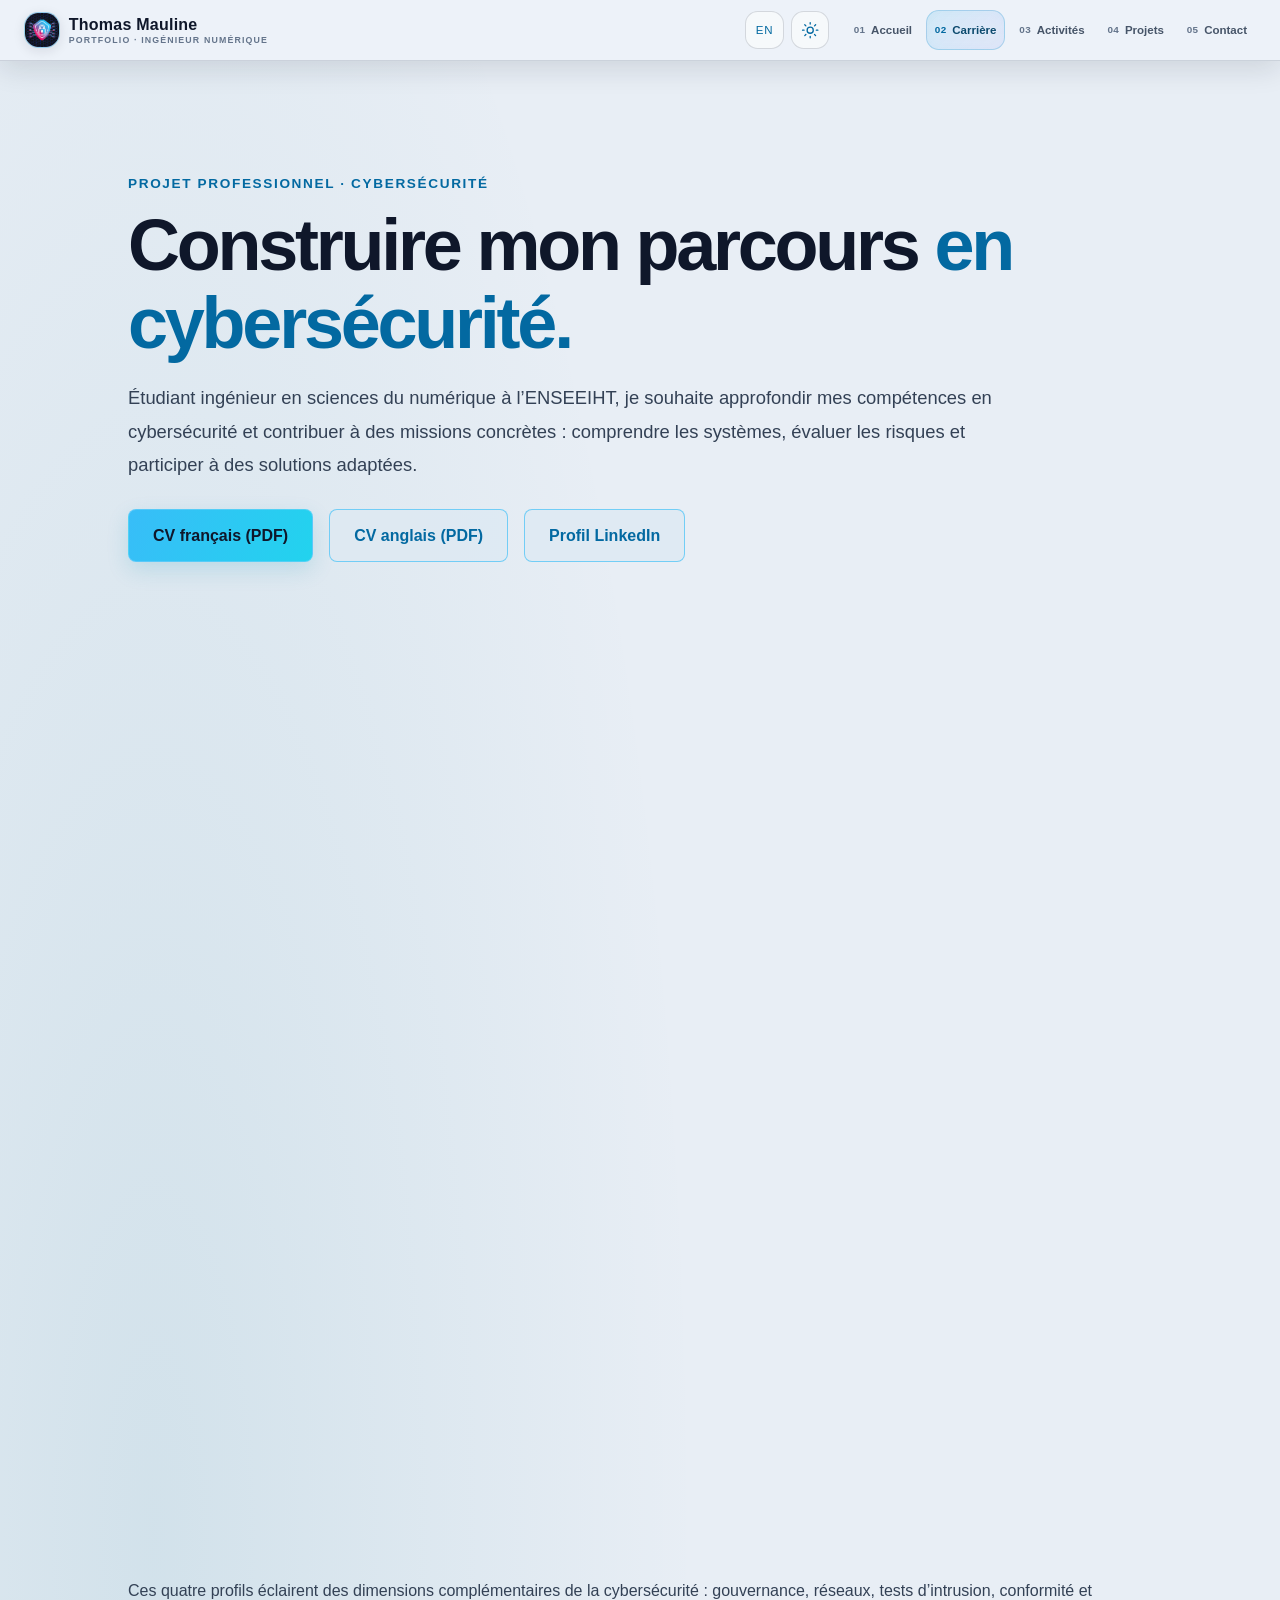
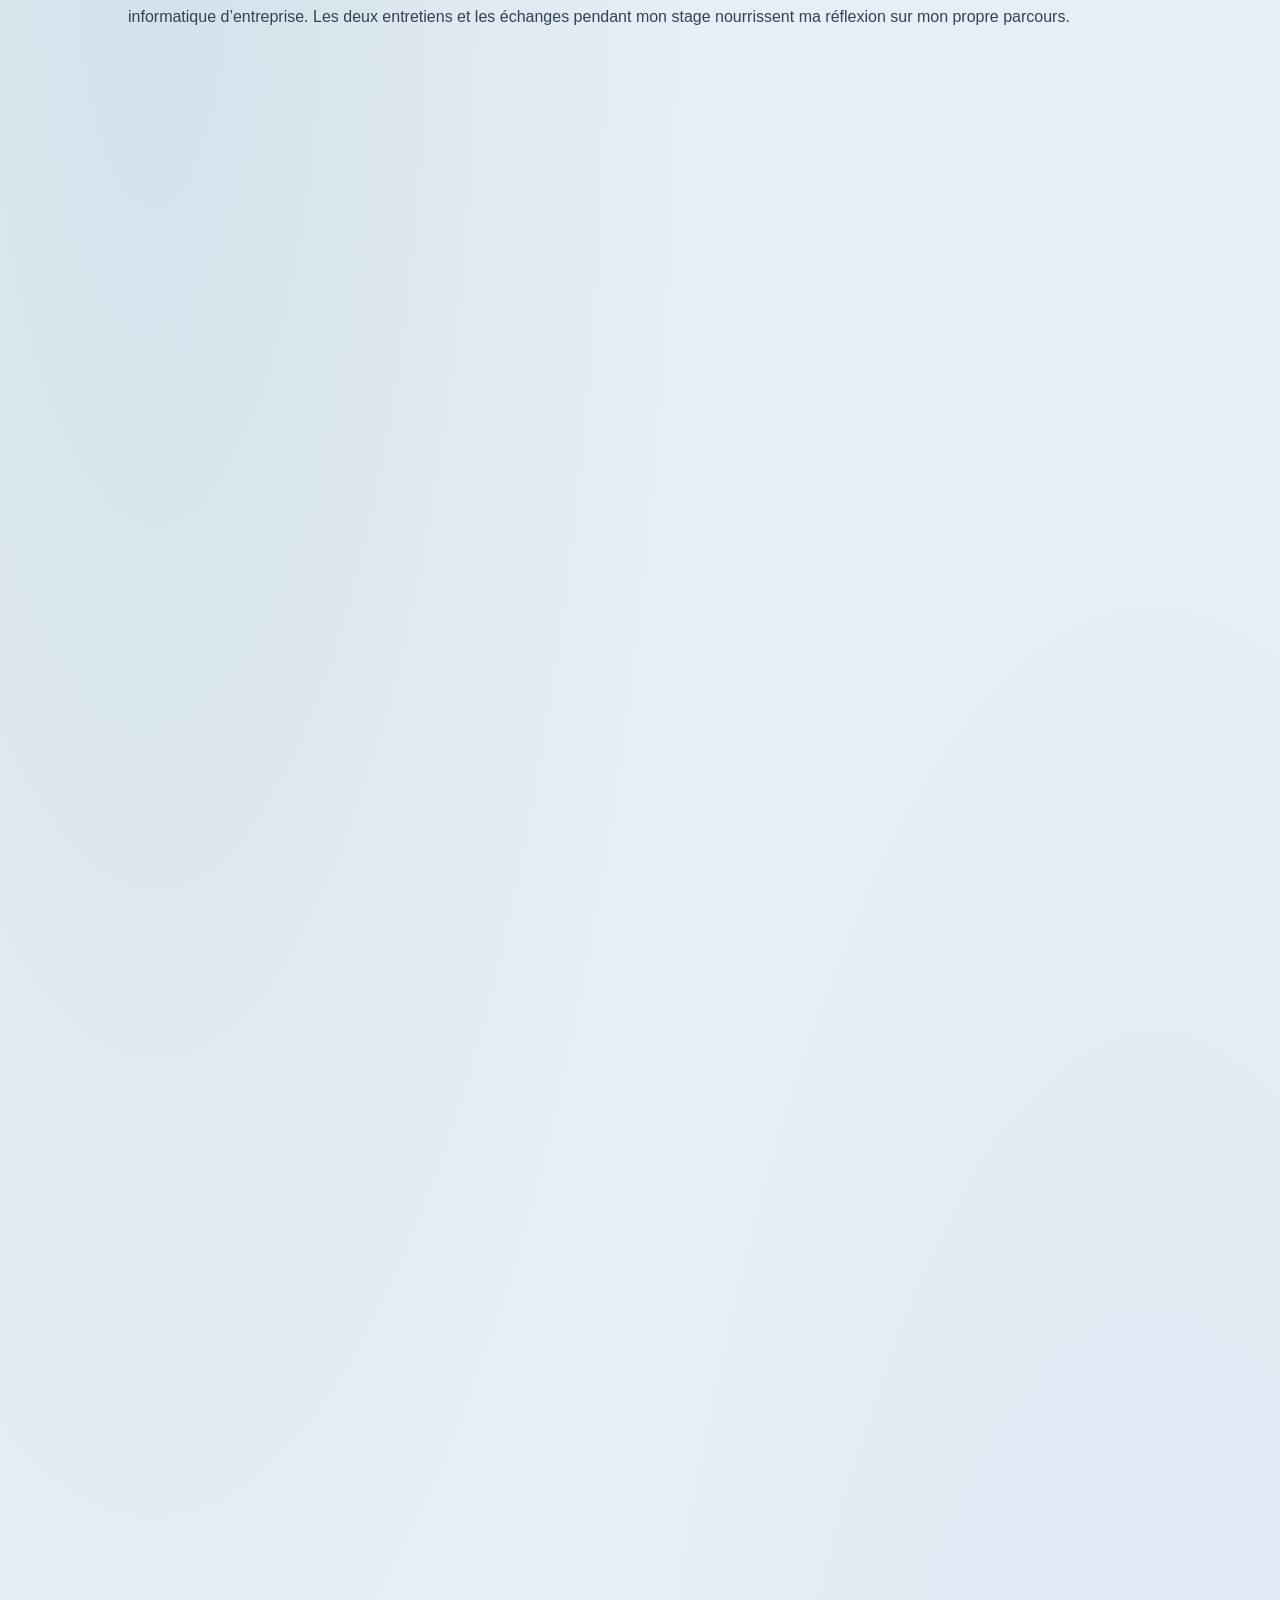
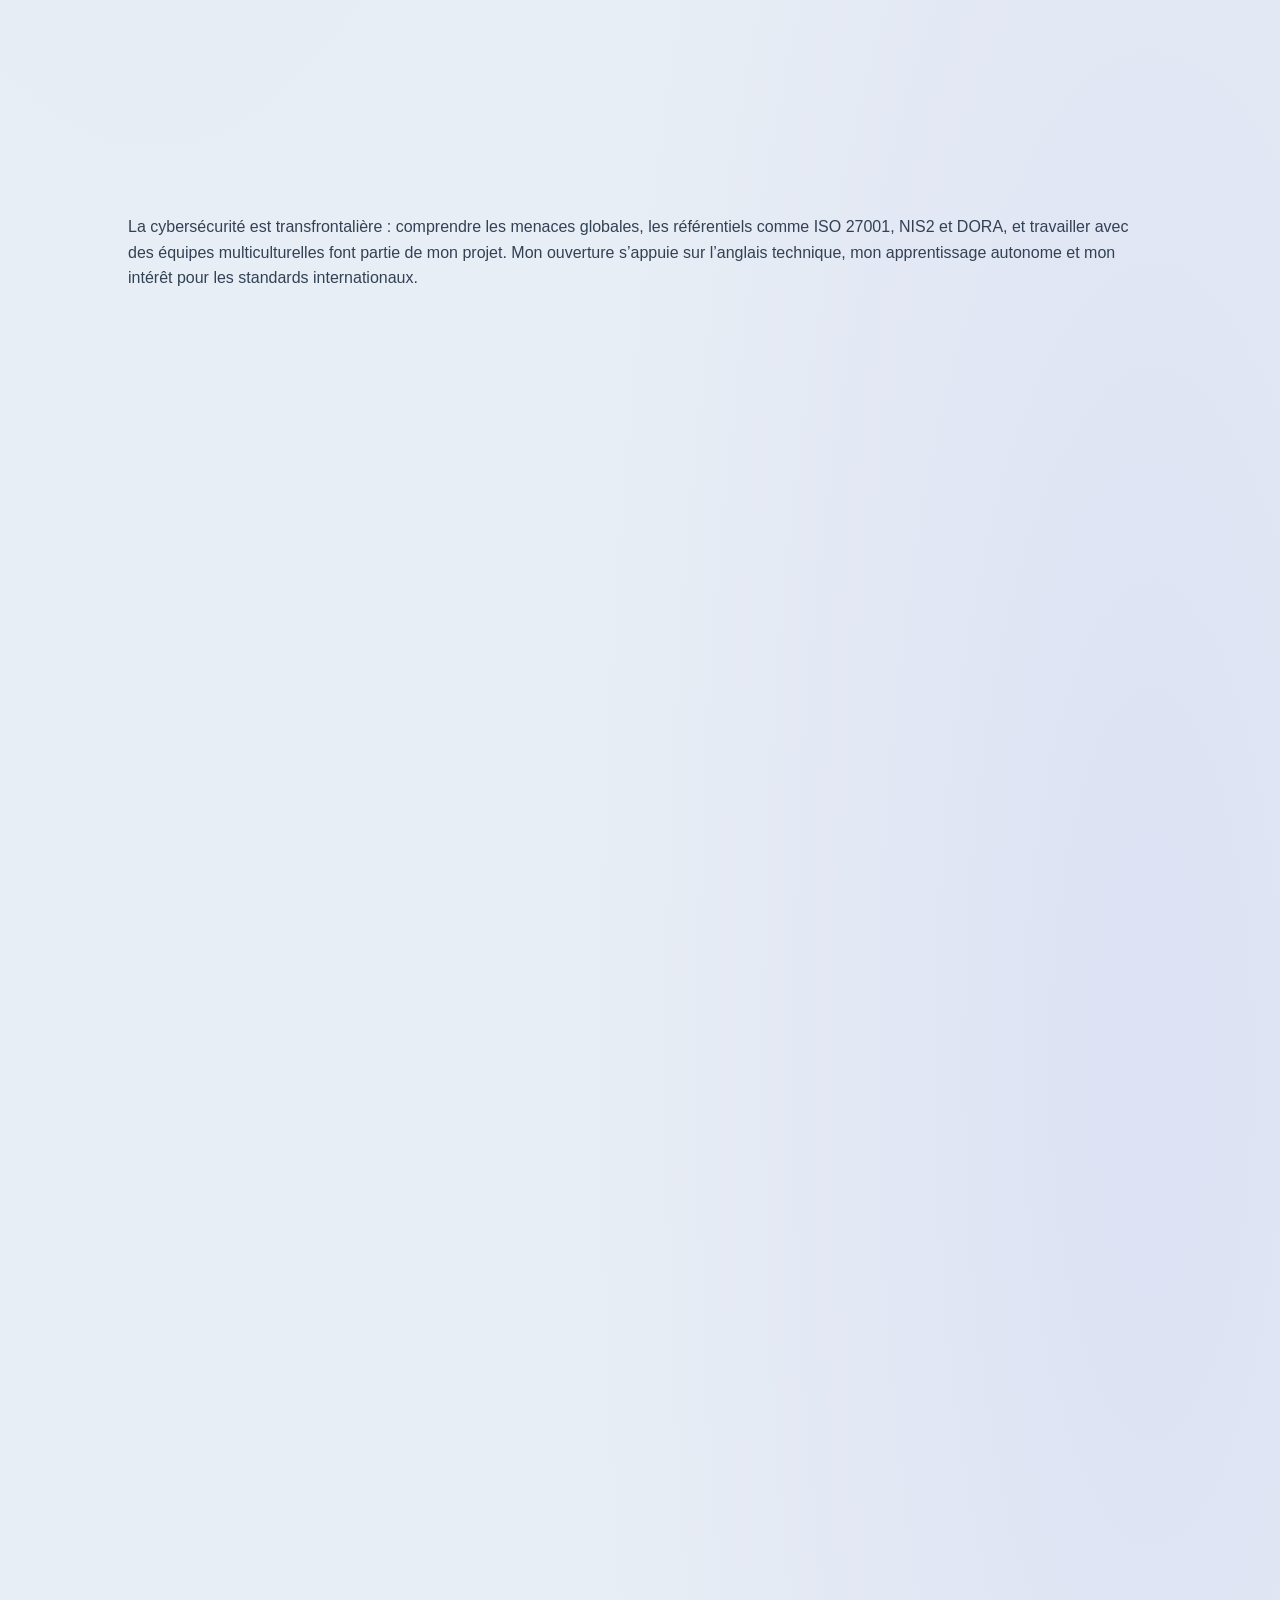
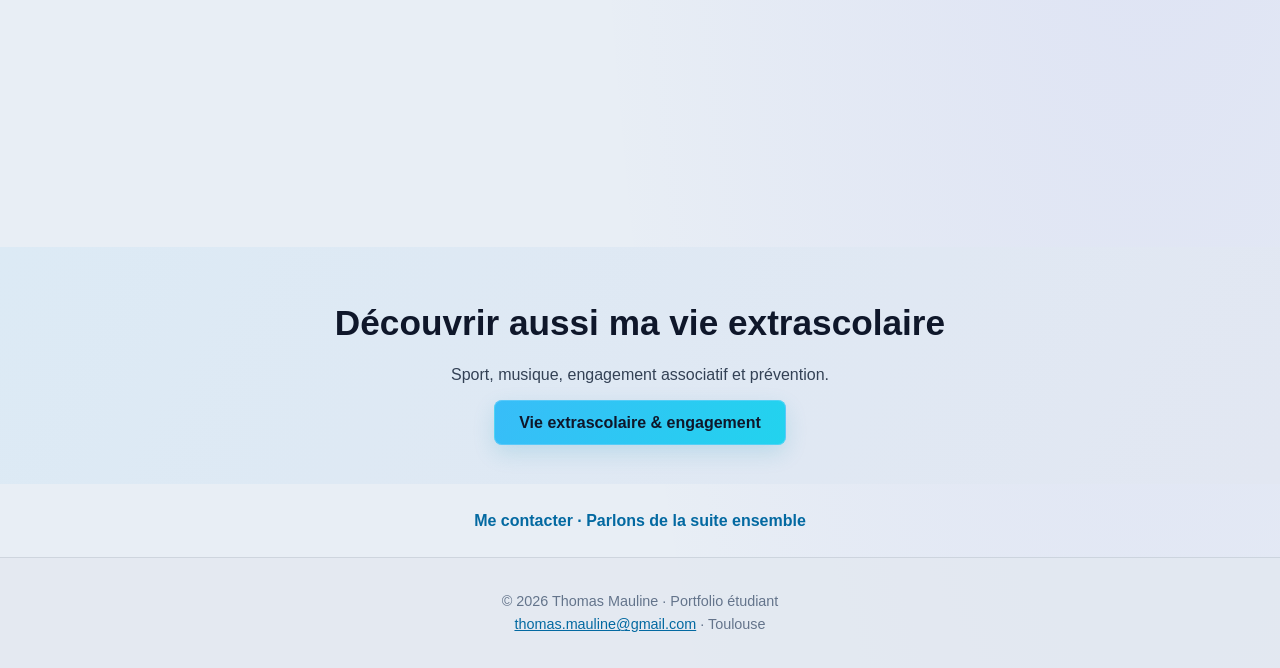
<file: fr/career-development.html>
<!DOCTYPE html>
<html lang="fr" data-theme="light">
<head>
    <meta charset="UTF-8">
    <meta name="viewport" content="width=device-width, initial-scale=1.0">
    <meta name="description" content="Parcours académique, projet professionnel en cybersécurité et mobilité internationale de Thomas Mauline.">
    <title>Projet professionnel | Thomas Mauline</title>
    <link rel="icon" href="../img/icon.png?v=2" type="image/png">
    <link rel="stylesheet" href="../css/style.css">
</head>
<body>
    <canvas class="binary-background" aria-hidden="true"></canvas>
    <header class="site-header">
        <nav class="site-nav" aria-label="Navigation principale">
            <a class="logo" href="index.html">
                <img class="logo-mark" src="../img/icon.png" alt="" draggable="false">
                <span class="logo-copy">
                    <span class="logo-name">Thomas Mauline</span>
                    <span class="logo-caption">PORTFOLIO · INGÉNIEUR NUMÉRIQUE</span>
                </span>
            </a>
            <div class="header-controls">
                <a class="language-switch" href="../eng/career-development.html" lang="en" hreflang="en" aria-label="Switch to English">EN</a>
                <button class="theme-toggle" type="button" aria-label="Activer le thème sombre" aria-pressed="false">
                    <svg class="theme-icon theme-icon-sun" viewBox="0 0 24 24" aria-hidden="true"><circle cx="12" cy="12" r="4"></circle><path d="M12 2v2m0 16v2M4.93 4.93l1.42 1.42m11.3 11.3 1.42 1.42M2 12h2m16 0h2M4.93 19.07l1.42-1.42m11.3-11.3 1.42-1.42"></path></svg>
                    <svg class="theme-icon theme-icon-moon" viewBox="0 0 24 24" aria-hidden="true"><path d="M20.9 13A9 9 0 0 1 11 3.1 9 9 0 1 0 20.9 13Z"></path></svg>
                </button>
            </div>
            <button class="nav-toggle" type="button" aria-label="Ouvrir le menu" aria-controls="primary-navigation" aria-expanded="false"><span></span><span></span><span></span></button>
            <div class="nav-window" id="primary-navigation">
                <ul class="nav-links">
                    <li><a href="index.html#welcome" aria-label="Accueil"><span class="nav-index" aria-hidden="true">01</span><span class="nav-label">Accueil</span></a></li>
                    <li><a href="#career-development" aria-label="Projet professionnel"><span class="nav-index" aria-hidden="true">02</span><span class="nav-label">Carrière</span></a></li>
                    <li><a href="activities.html" aria-label="Vie extrascolaire"><span class="nav-index" aria-hidden="true">03</span><span class="nav-label">Activités</span></a></li>
                    <li><a href="index.html#projects" aria-label="Projets GitHub"><span class="nav-index" aria-hidden="true">04</span><span class="nav-label">Projets</span></a></li>
                    <li><a href="index.html#contact" aria-label="Me contacter"><span class="nav-index" aria-hidden="true">05</span><span class="nav-label">Contact</span></a></li>
                </ul>
            </div>
        </nav>
    </header>

    <main class="detail-page">
        <section id="welcome" class="detail-hero">
            <p class="eyebrow">Projet professionnel · Cybersécurité</p>
            <h1>Construire mon parcours <span>en cybersécurité.</span></h1>
            <p>Étudiant ingénieur en sciences du numérique à l’ENSEEIHT, je souhaite approfondir mes compétences en cybersécurité et contribuer à des missions concrètes : comprendre les systèmes, évaluer les risques et participer à des solutions adaptées.</p>
            <div class="cta-buttons">
                <a class="btn" href="../docs/CV_Thomas_Mauline.pdf" target="_blank" rel="noopener">CV français (PDF)</a>
                <a class="btn btn-outline" href="../docs/CV_ENG_Thomas_Mauline.pdf" target="_blank" rel="noopener">CV anglais (PDF)</a>
                <a class="btn btn-outline" href="https://www.linkedin.com/in/thomas-mauline-6829ba294" target="_blank" rel="noopener noreferrer">Profil LinkedIn</a>
            </div>
        </section>

        <section id="career-development" class="content-section detail-section">
            <p class="eyebrow">Formation & expérience</p>
            <h2>Mon parcours</h2>
            <div class="card-grid">
                <article class="info-card">
                    <h3>Parcours académique</h3>
                    <ul class="timeline">
                        <li><span class="date">Depuis septembre 2026</span><strong>École d’ingénieur en sciences du numérique</strong><p>INP–ENSEEIHT, Toulouse · première année, tronc commun.</p></li>
                        <li><span class="date">2024–2026</span><strong>La Prépa des INP</strong><p>Toulouse · parcours de fin de cycle en informatique.</p></li>
                        <li><span class="date">2024</span><strong>Baccalauréat général, section européenne anglais</strong><p>Lycée Gaston-Fébus, Orthez · spécialités mathématiques, physique et informatique · mention Très bien.</p></li>
                    </ul>
                </article>
                <article class="info-card">
                    <h3>Stage projet · TORAY CFE</h3>
                    <p>J’ai participé à l’analyse, aux tests et au déploiement dans Active Directory d’un gestionnaire de mots de passe d’entreprise.</p>
                    <p>J’ai également configuré des environnements de test isolés par VLAN et machines virtuelles, puis utilisé Docker et Elastic pour le déploiement et l’analyse de flux.</p>
                    <p class="tag-list"><span>Active Directory</span><span>VLAN</span><span>Machines virtuelles</span><span>Docker</span><span>Elastic</span></p>
                </article>
            </div>
            <article class="info-card career-resource-card thm-profile-card">
                <div class="thm-profile-identity">
                    <img class="thm-profile-avatar" src="../img/thm.png" alt="Photo de profil TryHackMe de WebyPanda">
                    <div>
                        <p class="thm-profile-label">Apprentissage autonome · TryHackMe</p>
                        <h3>WebyPanda</h3>
                        <p>Mon profil public pour suivre mes exercices pratiques en cybersécurité.</p>
                    </div>
                </div>
                <a class="btn btn-outline" href="https://tryhackme.com/p/WebyPanda" target="_blank" rel="noopener noreferrer">Ouvrir mon profil TryHackMe <span aria-hidden="true">↗</span></a>
            </article>
        </section>

        <section class="content-section detail-section">
            <p class="eyebrow">Interviews métiers</p>
            <h2>Quatre parcours ingénieurs</h2>
            <p class="detail-lead">Ces quatre profils éclairent des dimensions complémentaires de la cybersécurité : gouvernance, réseaux, tests d’intrusion, conformité et informatique d’entreprise. Les deux entretiens et les échanges pendant mon stage nourrissent ma réflexion sur mon propre parcours.</p>
            <div class="career-profiles">
                <article class="info-card career-profile">
                    <p class="detail-status">Gouvernance de la sécurité · Banque</p>
                    <h3>Olivier · RSSI chez BPCE / Natixis</h3>
                    <h4>Parcours et organisation</h4>
                    <p>Après un DESS à l’UTT, Olivier a rejoint Natixis après son stage de fin d’études et en est devenu RSSI. Il pilote deux équipes d’environ trente personnes : l’une déploie les protections et surveille les signaux faibles ; l’autre, qu’il dirige, relie informatique et métiers.</p>
                    <h4>Priorités et enseignements</h4>
                    <p>Le SOC rassemble les journaux de plus de <strong>20 000 collaborateurs</strong>. La seconde ligne enquête, vérifie les installations et intègre la sécurité aux projets. Dans ce secteur critique, il faut <strong>prioriser les risques</strong>, planifier les correctifs et poursuivre sa formation.</p>
                </article>
                <article class="info-card career-profile">
                    <p class="detail-status">Réseaux, sécurité et conseil · Davidson</p>
                    <h3>Yassair · Ingénieur Réseau & Sécurité</h3>
                    <h4>Formation et domaines cyber</h4>
                    <p>Son DUT, puis sa licence spécialisée en réseaux et sécurité, précèdent une formation d’ingénieur plus généraliste. Il distingue la <strong>GRC</strong> des domaines techniques : IAM, réseau, applicatif, cryptographie et SOC. Le parcours TLS-Sec reste à confirmer.</p>
                    <h4>Conseils de carrière</h4>
                    <p>Le réseau peut être un <strong>poste tremplin</strong> : il développe des compétences sans enfermer dans une niche. Une ESN expose à différents contextes. Les certifications sont recherchées, parfois financées en entreprise, et certaines renouvelables. Yassair recommande échanges et projets personnels pour apprendre et se faire connaître.</p>
                </article>
                <article class="info-card career-profile">
                    <p class="detail-status">Pentest, conformité et risques · TORAY CFE</p>
                    <h3>Claudio · Mon introduction au pentesting</h3>
                    <h4>Découvrir le pentest</h4>
                    <p>Pendant mon stage, Claudio m’a fait pratiquer sur différentes rooms et découvrir plusieurs outils. J’y ai appris à observer, formuler des hypothèses et vérifier les résultats. Ces exercices encadrés m’ont donné un premier aperçu du <strong>pentesting</strong> et de sa démarche.</p>
                    <h4>Relier technique et risques</h4>
                    <p>Claudio m’a aussi introduit à ISO 27001, NIS2 et à <strong>EBIOS RM</strong>, appliquée aux risques de l’application déployée. J’ai compris qu’un test aide à évaluer les conséquences et choisir des mesures adaptées. Toute pratique doit rester explicitement autorisée.</p>
                </article>
                <article class="info-card career-profile">
                    <p class="detail-status">Systèmes, déploiement et exploitation · TORAY CFE</p>
                    <h3>Hugo · Comprendre l’informatique d’entreprise</h3>
                    <h4>Construire un environnement fiable</h4>
                    <p>Hugo m’a guidé dans l’informatique d’entreprise : conteneurs, environnement de test isolé avec VLAN et machines virtuelles. Il m’a aidé à paramétrer le logiciel et préparer son déploiement sur plusieurs postes. J’ai appris à tester les changements avant leur diffusion.</p>
                    <h4>Administrer et surveiller</h4>
                    <p>Les <strong>GPO</strong> appliquent des règles à un parc, bloquent des fonctions ou facilitent les usages. Hugo m’a montré comment filtrer les journaux pour repérer des anomalies. Un déploiement demande donc de vérifier les effets, surveiller et ajuster la configuration.</p>
                </article>
            </div>
        </section>

        <section class="content-section detail-section">
            <p class="eyebrow">Mobilité internationale</p>
            <h2>Me former dans un contexte mondial</h2>
            <p class="detail-lead">La cybersécurité est transfrontalière : comprendre les menaces globales, les référentiels comme ISO 27001, NIS2 et DORA, et travailler avec des équipes multiculturelles font partie de mon projet. Mon ouverture s’appuie sur l’anglais technique, mon apprentissage autonome et mon intérêt pour les standards internationaux.</p>
            <div class="card-grid mobility-grid">
                <article class="info-card">
                    <p class="detail-status">Vœux 1 et 2 · échange au S7</p>
                    <h3>Taïwan · excellence technologique</h3>
                    <p><strong>National Taiwan University (NTU), Taipei :</strong> cours en anglais envisagés autour de la cryptographie, de la sécurité logicielle et de l’IA appliquée à la cyberdéfense.</p>
                    <p><strong>National Tsing Hua University (NTHU), Hsinchu :</strong> intérêt pour la sécurité des infrastructures et du matériel, dans l’écosystème technologique de Hsinchu.</p>
                </article>
                <article class="info-card">
                    <p class="detail-status">Vœux 3 et 4 · échange au S7</p>
                    <h3>Thaïlande · immersion et pratique</h3>
                    <p><strong>Chulalongkorn University (Chula), Bangkok :</strong> programme d’ingénierie en anglais, avec un intérêt pour la sécurité réseau, les systèmes distribués et l’architecture logicielle.</p>
                    <p><strong>KMITL, Bangkok :</strong> approche pratique envisagée autour des infrastructures réseau, du cloud, des conteneurs et de la réponse aux incidents.</p>
                </article>
                <article class="info-card">
                    <p class="detail-status">Vœu 5 · double diplôme en 3A</p>
                    <h3>Canada · spécialisation cyber</h3>
                    <p><strong>Université du Québec à Chicoutimi (UQAC) :</strong> projet de maîtrise en informatique, spécialisation cybersécurité, en remplacement envisagé de la troisième année à Toulouse.</p>
                    <p>Cette option offrirait une immersion nord-américaine et une spécialisation complémentaire en sécurité défensive et offensive.</p>
                </article>
                <article class="info-card mobility-carbon">
                    <h3>Ordres de grandeur de l’empreinte carbone</h3>
                    <p>Estimations de vols aller-retour : Toulouse–Taïwan/Thaïlande, environ 2,3 à 2,5 tCO₂e ; Toulouse–Montréal/Chicoutimi, environ 1,8 à 2,0 tCO₂e. Les deux scénarios restent sous le budget mobilité de 6 tCO₂e indiqué par l’INP Toulouse. Ces estimations seront à préciser selon la destination et le trajet retenus.</p>
                </article>
            </div>
        </section>

        <section class="content-section detail-section">
            <p class="eyebrow">Présentation personnelle</p>
            <h2>Elevator pitch</h2>
            <article class="info-card pitch-video-card">
                <iframe src="https://www.youtube-nocookie.com/embed/F315zhTZFhU" title="Elevator pitch de Thomas Mauline" allow="accelerometer; autoplay; clipboard-write; encrypted-media; gyroscope; picture-in-picture; web-share" referrerpolicy="strict-origin-when-cross-origin" allowfullscreen></iframe>
            </article>
        </section>

        <section class="detail-cta">
            <h2>Découvrir aussi ma vie extrascolaire</h2>
            <p>Sport, musique, engagement associatif et prévention.</p>
            <a class="btn" href="activities.html">Vie extrascolaire & engagement</a>
        </section>

        <section id="contact" class="detail-backlink">
            <a href="index.html#contact">Me contacter · Parlons de la suite ensemble</a>
        </section>
    </main>

    <footer><p>© 2026 Thomas Mauline · Portfolio étudiant</p><p><a href="mailto:thomas.mauline@gmail.com">thomas.mauline@gmail.com</a> · Toulouse</p></footer>
    <div class="cursor-effects" aria-hidden="true"><div class="cursor-solar"><span class="solar-orbit solar-orbit-one"><span class="solar-planet"></span></span><span class="solar-orbit solar-orbit-two"><span class="solar-planet"></span></span><span class="solar-orbit solar-orbit-three"><span class="solar-planet"></span></span><span class="solar-sun"></span></div><span class="comet-tail"></span><span class="comet-tail"></span><span class="comet-tail"></span><span class="cursor-target-frame"></span></div>
    <script src="../js/script.js" defer></script>
</body>
</html>
</file>
<file: css/style.css>
/* Réinitialisation des marges de base */

* {
    margin: 0;
    padding: 0;
    box-sizing: border-box;
    font-family: 'Segoe UI', Tahoma, Geneva, Verdana, sans-serif;
}

/* Thème sombre par défaut, avec une palette claire activable à la demande. */
body {
    background-color: #0b1222;
    background-image:
        radial-gradient(ellipse at 12% 28%, rgba(14, 116, 144, 0.11), transparent 34rem),
        radial-gradient(ellipse at 90% 78%, rgba(79, 70, 229, 0.08), transparent 36rem);
    color: #e2e8f0;
    line-height: 1.6;
    cursor: auto;
}

.binary-background {
    position: fixed;
    inset: 0;
    z-index: 0;
    width: 100%;
    height: 100%;
    pointer-events: none;
}

main,
footer {
    position: relative;
    z-index: 1;
}

img {
    -webkit-user-drag: none;
    user-select: none;
}

html {
    scroll-behavior: smooth;
    scroll-padding-top: 7rem;
}

@media (hover: hover) and (pointer: fine) and (prefers-reduced-motion: no-preference) {
    body,
    a,
    button,
    input[type="button"],
    input[type="submit"],
    [role="button"] {
        cursor: none;
    }

    input,
    textarea {
        cursor: text;
    }
}

/* --- NAVIGATION --- */
.site-header {
    padding: 0.5rem clamp(0.75rem, 2vw, 1.5rem);
    position: sticky;
    top: 0;
    z-index: 1000;
    border-bottom: 1px solid rgba(125, 211, 252, 0.14);
    background:
        linear-gradient(110deg, rgba(9, 18, 34, 0.96), rgba(12, 24, 45, 0.91) 55%, rgba(10, 19, 36, 0.96));
    box-shadow: 0 12px 36px rgba(2, 8, 23, 0.22);
    backdrop-filter: blur(18px);
    -webkit-backdrop-filter: blur(18px);
    transition: transform 0.35s cubic-bezier(0.2, 0.7, 0.2, 1);
}

.site-header.is-hidden {
    transform: translateY(-110%);
}

.nav-toggle {
    display: none;
    width: 2.75rem;
    height: 2.75rem;
    flex: 0 0 auto;
    flex-direction: column;
    justify-content: center;
    align-items: center;
    gap: 5px;
    border: 1px solid rgba(125, 211, 252, 0.28);
    border-radius: 0.85rem;
    background: rgba(56, 189, 248, 0.08);
    color: #dff5ff;
    cursor: pointer;
    transition: background 0.2s ease, border-color 0.2s ease;
}

.nav-toggle:hover,
.nav-toggle:focus-visible {
    border-color: rgba(125, 211, 252, 0.65);
    background: rgba(56, 189, 248, 0.16);
}

.nav-toggle span {
    width: 1.05rem;
    height: 2px;
    border-radius: 2px;
    background: currentColor;
    transition: transform 0.22s ease, opacity 0.22s ease;
}

.is-menu-open .nav-toggle span:first-child {
    transform: translateY(7px) rotate(45deg);
}

.is-menu-open .nav-toggle span:nth-child(2) {
    opacity: 0;
}

.is-menu-open .nav-toggle span:last-child {
    transform: translateY(-7px) rotate(-45deg);
}

.site-nav {
    display: flex;
    justify-content: space-between;
    align-items: center;
    gap: clamp(0.55rem, 1.2vw, 1rem);
    min-height: 2.75rem;
}

.header-controls {
    display: flex;
    flex: 0 0 auto;
    align-items: center;
    gap: 0.45rem;
    margin-left: auto;
    order: 1;
}

.logo {
    display: inline-flex;
    align-items: center;
    gap: 0.55rem;
    flex: 0 0 auto;
    color: #f1f7ff;
    text-decoration: none;
    white-space: nowrap;
}

.logo-mark {
    display: block;
    width: 2.25rem;
    height: 2.25rem;
    flex: 0 0 auto;
    aspect-ratio: 1;
    overflow: hidden;
    border: 1px solid rgba(125, 211, 252, 0.5);
    border-radius: 0.9rem;
    background:
        radial-gradient(circle at 28% 20%, rgba(125, 211, 252, 0.3), transparent 55%),
        rgba(14, 165, 233, 0.1);
    box-shadow: inset 0 0 18px rgba(56, 189, 248, 0.08), 0 0 22px rgba(56, 189, 248, 0.1);
    object-fit: cover;
    object-position: center 32%;
}

.logo-copy {
    display: grid;
    gap: 0.08rem;
    line-height: 1.2;
}

.logo-name {
    font-size: 1rem;
    font-weight: 700;
    letter-spacing: 0.015em;
}

.logo-caption {
    color: #8295b1;
    font-size: 0.55rem;
    font-weight: 700;
    letter-spacing: 0.13em;
}

.logo:hover {
    color: #7dd3fc;
}

.nav-links {
    list-style: none;
    display: flex;
    flex-wrap: nowrap;
    align-items: center;
    gap: 0.3rem;
    width: max-content;
    min-width: 100%;
}

.nav-window {
    flex: 0 0 auto;
    min-width: 0;
    width: max-content;
    overflow: visible;
    order: 2;
}

.nav-links a {
    position: relative;
    display: inline-flex;
    align-items: center;
    gap: 0.35rem;
    min-height: 2.45rem;
    padding: 0.35rem 0.5rem;
    border: 1px solid transparent;
    border-radius: 0.8rem;
    color: #aab8cd;
    text-decoration: none;
    font-size: 0.72rem;
    font-weight: 600;
    white-space: nowrap;
    transition: color 0.22s ease, background 0.22s ease, border-color 0.22s ease, box-shadow 0.22s ease;
}

.nav-index {
    color: #60748f;
    font-size: 0.62rem;
    font-variant-numeric: tabular-nums;
    letter-spacing: 0.04em;
    transition: color 0.22s ease;
}

.nav-links a:hover,
.nav-links a:focus-visible {
    border-color: rgba(125, 211, 252, 0.23);
    background: rgba(56, 189, 248, 0.07);
    color: #e0f2fe;
}

.nav-links a[aria-current="location"] {
    border-color: rgba(56, 189, 248, 0.32);
    background: linear-gradient(135deg, rgba(14, 165, 233, 0.2), rgba(99, 102, 241, 0.13));
    box-shadow: inset 0 0 18px rgba(56, 189, 248, 0.06), 0 0 20px rgba(14, 165, 233, 0.08);
    color: #e0f2fe;
}

.nav-links a[aria-current="location"] .nav-index {
    color: #7dd3fc;
}

.language-switch {
    display: inline-flex;
    flex: 0 0 auto;
    align-items: center;
    justify-content: center;
    min-width: 2.4rem;
    min-height: 2.4rem;
    padding: 0.35rem 0.55rem;
    border: 1px solid rgba(125, 211, 252, 0.28);
    border-radius: 0.8rem;
    color: #7dd3fc;
    font-size: 0.72rem;
    letter-spacing: 0.08em;
    text-decoration: none;
    transition: color 0.22s ease, background 0.22s ease, border-color 0.22s ease;
}

.language-switch:hover,
.language-switch:focus-visible {
    border-color: rgba(125, 211, 252, 0.65);
    background: rgba(56, 189, 248, 0.12);
    color: #e0f2fe;
}

.theme-toggle {
    display: inline-grid;
    width: 2.4rem;
    height: 2.4rem;
    flex: 0 0 auto;
    place-items: center;
    border: 1px solid rgba(125, 211, 252, 0.28);
    border-radius: 0.8rem;
    background: rgba(56, 189, 248, 0.08);
    color: #7dd3fc;
    cursor: pointer;
    transition: color 0.22s ease, background 0.22s ease, border-color 0.22s ease;
}

.theme-toggle:hover,
.theme-toggle:focus-visible {
    border-color: rgba(125, 211, 252, 0.65);
    background: rgba(56, 189, 248, 0.16);
}

.theme-icon {
    width: 1.15rem;
    height: 1.15rem;
    fill: none;
    stroke: currentColor;
    stroke-linecap: round;
    stroke-linejoin: round;
    stroke-width: 1.7;
}

[data-theme="light"] .theme-icon-moon,
[data-theme="dark"] .theme-icon-sun {
    display: none;
}

/* --- SECTION ACCUEIL (HERO) --- */
.hero {
    display: flex;
    justify-content: space-between;
    align-items: center;
    padding: 5rem 10% 2.5rem;
    min-height: 70vh;
    background:
        radial-gradient(ellipse at 82% 42%, rgba(56, 189, 248, 0.15), transparent 36%),
        radial-gradient(ellipse at 75% 50%, rgba(99, 102, 241, 0.08), transparent 50%);
}

.hero-content {
    max-width: 780px;
    position: relative;
    z-index: 1;
}

.hero-mobile-visual {
    display: none;
}

.hero-visual {
    position: relative;
    display: grid;
    flex: 0 0 300px;
    width: 300px;
    height: 300px;
    margin-left: 2rem;
    place-items: center;
    isolation: isolate;
}

.hero-visual::before {
    position: absolute;
    inset: 22%;
    border-radius: 50%;
    background: rgba(56, 189, 248, 0.14);
    content: "";
    filter: blur(48px);
    z-index: -1;
}

.orbit {
    position: absolute;
    border: 1px solid rgba(125, 211, 252, 0.24);
    border-radius: 50%;
}

.orbit-outer {
    inset: 2% 14%;
    border-style: dashed;
    animation: orbit-turn 46s linear infinite;
}

.orbit-inner {
    inset: 14% 23%;
    border-color: rgba(129, 140, 248, 0.32);
    box-shadow: inset 0 0 35px rgba(56, 189, 248, 0.06), 0 0 35px rgba(56, 189, 248, 0.06);
    animation: orbit-pulse 5s ease-in-out infinite;
}

.hero-photo {
    display: block;
    width: 150px;
    height: 195px;
    border: 1px solid rgba(125, 211, 252, 0.55);
    border-radius: 38% 42% 36% 34% / 30% 34% 40% 38%;
    object-fit: cover;
    box-shadow: 0 0 50px rgba(56, 189, 248, 0.2), 0 0 0 8px rgba(56, 189, 248, 0.04);
    animation: monogram-float 6s ease-in-out infinite;
}

.orbit-node {
    position: absolute;
    width: 11px;
    height: 11px;
    border: 2px solid #0b1222;
    border-radius: 50%;
    background: #67e8f9;
    box-shadow: 0 0 18px rgba(56, 189, 248, 0.8);
}

.node-top {
    top: 12%;
    left: 37%;
}

.node-side {
    right: 13%;
    bottom: 30%;
    width: 8px;
    height: 8px;
    background: #a5b4fc;
    box-shadow: 0 0 16px rgba(129, 140, 248, 0.8);
}

.hero-chip {
    position: absolute;
    padding: 0.4rem 0.7rem;
    border: 1px solid rgba(148, 163, 184, 0.2);
    border-radius: 999px;
    background: rgba(15, 23, 42, 0.78);
    color: #cbd5e1;
    font-size: 0.66rem;
    font-weight: 700;
    letter-spacing: 0.08em;
    box-shadow: 0 8px 22px rgba(2, 6, 23, 0.24);
    backdrop-filter: blur(8px);
}

.chip-security {
    top: 14%;
    right: -2%;
}

.chip-network {
    bottom: 18%;
    left: -5%;
}

@keyframes orbit-turn {
    to {
        transform: rotate(360deg);
    }
}

@keyframes orbit-pulse {
    50% {
        transform: scale(1.045);
        opacity: 0.75;
    }
}

@keyframes monogram-float {
    50% {
        transform: translateY(-7px) rotate(2deg);
    }
}

.eyebrow {
    margin-bottom: 0.75rem;
    color: #38bdf8;
    font-size: 0.85rem;
    font-weight: 700;
    letter-spacing: 0.12em;
    text-transform: uppercase;
}

.hero-content h1 {
    font-size: 3rem;
    line-height: 1.15;
    margin-bottom: 0.5rem;
    letter-spacing: -0.04em;
}

.hero-content span {
    color: #38bdf8;
    text-shadow: 0 0 35px rgba(56, 189, 248, 0.2);
}

.hero-content h2 {
    font-size: 1.5rem;
    color: #94a3b8;
    margin-bottom: 1.5rem;
    font-weight: 400;
}

.hero-content p {
    font-size: 1.1rem;
    margin-bottom: 2rem;
    color: #cbd5e1;
}

.hero-content .availability {
    margin: 1.5rem 0 0;
    color: #94a3b8;
    font-size: 0.95rem;
}

/* --- BOUTONS --- */
.cta-buttons {
    display: flex;
    gap: 1rem;
}

.btn {
    padding: 0.8rem 1.5rem;
    background: linear-gradient(115deg, #38bdf8, #22d3ee);
    color: #0f172a;
    text-decoration: none;
    border: 1px solid rgba(125, 211, 252, 0.5);
    border-radius: 8px;
    font-weight: bold;
    box-shadow: 0 8px 22px rgba(8, 145, 178, 0.16);
    transition: transform 0.25s ease, box-shadow 0.25s ease, background 0.25s ease;
}

.btn:hover {
    background: linear-gradient(115deg, #7dd3fc, #67e8f9);
    color: #082f49;
    box-shadow: 0 12px 30px rgba(8, 145, 178, 0.28);
    transform: translateY(-2px);
}

.btn.btn-outline {
    background: rgba(15, 23, 42, 0.5);
    border: 1px solid rgba(56, 189, 248, 0.65);
    color: #7dd3fc;
    box-shadow: none;
}

.btn.btn-outline:hover {
    background: rgba(56, 189, 248, 0.12);
    color: #7dd3fc;
    box-shadow: 0 8px 24px rgba(56, 189, 248, 0.12);
}

/* --- IMAGE DE PROFIL --- */
.hero-image img {
    border-radius: 50%;
    width: 250px;
    height: 250px;
    object-fit: cover;
    border: 4px solid #334155;
    box-shadow: 0 0 20px rgba(56, 189, 248, 0.2);
}

/* --- SECTIONS DE CONTENU --- */
.content-section {
    padding: 4rem 10%;
    scroll-margin-top: 7rem;
}

.content-section h2 {
    color: #7dd3fc;
    margin-bottom: 1.75rem;
    font-size: 2rem;
    letter-spacing: -0.025em;
}

.card-grid {
    display: grid;
    grid-template-columns: repeat(2, minmax(0, 1fr));
    gap: 1.25rem;
}

.interests-grid {
    grid-template-columns: repeat(3, minmax(0, 1fr));
}

.info-card {
    position: relative;
    overflow: hidden;
    padding: 1.5rem;
    border: 1px solid rgba(148, 163, 184, 0.16);
    border-radius: 16px;
    background: linear-gradient(145deg, rgba(30, 41, 59, 0.9), rgba(15, 23, 42, 0.9));
    box-shadow: 0 14px 35px rgba(2, 6, 23, 0.14);
    transition: transform 0.3s ease, border-color 0.3s ease, box-shadow 0.3s ease;
}

.info-card::before {
    position: absolute;
    top: 0;
    left: 1.5rem;
    width: 3rem;
    height: 2px;
    background: linear-gradient(90deg, #38bdf8, #818cf8);
    content: "";
    opacity: 0.8;
}

.info-card:hover {
    border-color: rgba(56, 189, 248, 0.4);
    box-shadow: 0 20px 44px rgba(2, 6, 23, 0.3), 0 0 24px rgba(56, 189, 248, 0.06);
    transform: translateY(-5px);
}

.info-card h3 {
    margin-bottom: 1rem;
    color: #f8fafc;
    font-size: 1.2rem;
}

.info-card p {
    margin-bottom: 1rem;
    color: #cbd5e1;
}

.info-card p:last-child {
    margin-bottom: 0;
}

.timeline,
.plain-list {
    list-style: none;
}

.timeline li {
    padding: 0 0 1.25rem 1rem;
    border-left: 2px solid #38bdf8;
}

.timeline li:last-child {
    padding-bottom: 0;
}

.timeline strong {
    display: block;
    color: #f8fafc;
}

.timeline p {
    margin: 0.3rem 0 0;
}

.date,
.muted {
    color: #94a3b8;
    font-size: 0.9rem;
}

.date {
    display: block;
    margin-bottom: 0.25rem;
}

.plain-list li {
    padding: 0.5rem 0;
    border-bottom: 1px solid #334155;
}

.plain-list li:last-child {
    border-bottom: 0;
}

.tag-list {
    display: flex;
    flex-wrap: wrap;
    gap: 0.5rem;
    margin-top: 1.25rem;
}

.tag-list span {
    padding: 0.3rem 0.65rem;
    border: 1px solid rgba(56, 189, 248, 0.35);
    border-radius: 999px;
    color: #7dd3fc;
    font-size: 0.85rem;
    background: rgba(56, 189, 248, 0.06);
    transition: background 0.2s ease, border-color 0.2s ease;
}

.tag-list span:hover {
    border-color: rgba(56, 189, 248, 0.7);
    background: rgba(56, 189, 248, 0.13);
}

.career-section {
    background: linear-gradient(135deg, rgba(30, 41, 59, 0.9), rgba(15, 23, 42, 0.9));
}

.career-copy {
    max-width: 850px;
    margin-bottom: 1.5rem;
    color: #cbd5e1;
}

.career-copy p + p {
    margin-top: 1rem;
}

.career-section .cta-buttons {
    flex-wrap: wrap;
}

.home-paths {
    padding-top: 2rem;
}

.home-path-card {
    display: block;
    color: inherit;
    text-decoration: none;
}

.home-path-card h3 {
    margin-bottom: 0.65rem;
}

.home-path-card p {
    margin-bottom: 1.25rem;
}

.home-path-index,
.detail-status {
    display: block;
    margin-bottom: 0.7rem;
    color: #38bdf8;
    font-size: 0.7rem;
    font-weight: 800;
    letter-spacing: 0.12em;
    text-transform: uppercase;
}

.home-path-index {
    font-variant-numeric: tabular-nums;
}

.home-path-link {
    display: inline-flex;
    align-items: center;
    gap: 0.4rem;
    color: #7dd3fc;
    font-size: 0.88rem;
    font-weight: 700;
}

.home-path-card:hover .home-path-link,
.home-path-card:focus-visible .home-path-link {
    color: #bae6fd;
}

.detail-page {
    min-height: 65vh;
}

.detail-hero {
    max-width: 90rem;
    margin: 0 auto;
    padding: clamp(4rem, 9vw, 7rem) 10% 3rem;
}

.detail-hero h1 {
    max-width: 58rem;
    margin-bottom: 1.2rem;
    color: #f8fafc;
    font-size: clamp(2.4rem, 6vw, 4.5rem);
    line-height: 1.08;
    letter-spacing: -0.045em;
}

.detail-hero h1 span {
    color: #38bdf8;
}

.detail-hero > p:not(.eyebrow) {
    max-width: 54rem;
    margin-bottom: 1.75rem;
    color: #cbd5e1;
    font-size: clamp(1rem, 2vw, 1.15rem);
    line-height: 1.8;
}

.detail-hero .cta-buttons {
    flex-wrap: wrap;
}

.detail-section {
    max-width: 90rem;
    margin: 0 auto;
}

.detail-lead {
    max-width: 65rem;
    margin: -0.7rem 0 1.75rem;
    color: #cbd5e1;
}

.career-profiles {
    display: grid;
    max-width: 78rem;
    margin: 0 auto;
    gap: 1.25rem;
}

.career-profile h3 {
    margin-bottom: 1.25rem;
    font-size: clamp(1.35rem, 2.5vw, 1.8rem);
}

.career-profile h4 {
    margin: 1.4rem 0 0.55rem;
    color: #7dd3fc;
    font-size: 1.05rem;
    letter-spacing: -0.01em;
}

.career-profile p {
    max-width: 74rem;
    line-height: 1.75;
}

.career-profile u {
    text-decoration-color: #38bdf8;
    text-decoration-thickness: 1.5px;
    text-underline-offset: 0.18em;
}

.mobility-grid {
    grid-template-columns: repeat(2, minmax(0, 1fr));
    align-items: stretch;
}

.mobility-grid .mobility-carbon {
    margin-top: 0;
}

.pitch-video-card {
    padding: 0.75rem;
}

.pitch-video-card iframe {
    display: block;
    width: 100%;
    aspect-ratio: 16 / 9;
    border: 0;
    border-radius: 0.6rem;
}

.career-resource-card {
    display: flex;
    justify-content: space-between;
    align-items: center;
    gap: 1.5rem;
    margin-top: 1.25rem;
}

.career-resource-card h3 {
    margin-bottom: 0.5rem;
}

.career-resource-card p {
    margin-bottom: 0;
}

.career-resource-card .btn {
    flex: 0 0 auto;
}

.thm-profile-card {
    border-left: 3px solid #c5f135;
}

.thm-profile-identity {
    display: flex;
    align-items: center;
    gap: 1rem;
}

.thm-profile-avatar {
    display: block;
    width: 3.5rem;
    height: 3.5rem;
    flex: 0 0 auto;
    border: 1px solid rgba(197, 241, 53, 0.55);
    border-radius: 1rem;
    object-fit: cover;
}

.thm-profile-label {
    margin-bottom: 0.25rem;
    color: #c5f135;
    font-size: 0.7rem;
    font-weight: 800;
    letter-spacing: 0.1em;
    text-transform: uppercase;
}

.thm-profile-identity h3 {
    margin-bottom: 0.35rem;
}

.thm-profile-identity p:last-child {
    margin-bottom: 0;
}

.mobility-carbon {
    margin-top: 1.25rem;
}

.activities-page .detail-section {
    padding-top: 3.35rem;
    padding-bottom: 3.35rem;
}

.timeline-instructions {
    margin: -0.75rem 0 1rem;
    color: #64748b;
    font-size: 0.9rem;
}

.sport-timeline-stage {
    position: relative;
    width: 100vw;
    height: clamp(40rem, 62vw, 48rem);
    max-width: none;
    overflow: hidden;
    border: 1px solid rgba(148, 163, 184, 0.16);
    border-radius: 0;
    margin-left: calc(50% - 50vw);
    background: transparent;
    touch-action: none;
}

.sport-timeline-svg {
    position: absolute;
    inset: 0;
    width: 100%;
    height: 100%;
    overflow: visible;
    pointer-events: none;
}

.sport-timeline-line {
    fill: none;
    stroke: #38bdf8;
    stroke-width: 4;
    stroke-linecap: round;
    stroke-linejoin: round;
    marker-end: url("#sport-timeline-arrow");
    filter: drop-shadow(0 0 7px rgba(56, 189, 248, 0.55));
}

.sport-timeline-svg marker path {
    fill: #38bdf8;
}

.sport-timeline-tick {
    fill: none;
    stroke: #a5f3fc;
    stroke-width: 3;
    stroke-linecap: round;
}

.timeline-instructions {
    margin-right: auto;
    margin-left: auto;
    max-width: 76rem;
}

.activity-card {
    display: flex;
    aspect-ratio: 1 / 1;
    flex-direction: column;
    justify-content: flex-end;
    padding: 1.25rem;
    isolation: isolate;
    border-color: rgba(226, 232, 240, 0.28);
    background-color: #111827;
    background-position: center;
    background-size: cover;
    color: #f8fafc;
}

.sport-timeline-stage .activity-card {
    position: absolute;
    z-index: 1;
    width: clamp(9.5rem, 19vw, 13rem);
    left: 0;
    top: 0;
    cursor: grab;
    touch-action: none;
    user-select: none;
    will-change: left, top, transform;
    transform: none;
}

.sport-timeline-stage .activity-card:hover {
    transform: scale(1.025);
}

.sport-timeline-stage .activity-card.is-dragging {
    z-index: 2;
    cursor: grabbing;
    box-shadow: 0 24px 55px rgba(2, 8, 23, 0.5), 0 0 0 3px rgba(56, 189, 248, 0.75);
    transform: scale(1.045) rotate(1deg);
    transition: box-shadow 0.2s ease, transform 0.2s ease;
}

.activity-card::after {
    position: absolute;
    z-index: 0;
    inset: 0;
    background: linear-gradient(180deg, rgba(5, 12, 24, 0.1) 0%, rgba(5, 12, 24, 0.48) 42%, rgba(5, 12, 24, 0.94) 100%);
    content: "";
}

.activity-card::before {
    z-index: 1;
}

.activity-card > * {
    position: relative;
    z-index: 1;
}

.activity-card h3 {
    margin-bottom: 0.45rem;
    color: #fff;
    font-size: 1.1rem;
    line-height: 1.25;
}

.activity-card p {
    margin-bottom: 0;
    color: #e2e8f0;
    font-size: 0.86rem;
    line-height: 1.45;
}

.activity-kicker {
    align-self: flex-start;
    margin-bottom: auto;
    padding: 0.3rem 0.55rem;
    border: 1px solid rgba(226, 232, 240, 0.35);
    border-radius: 999px;
    background: rgba(5, 12, 24, 0.62);
    color: #e0f2fe;
    font-size: 0.65rem;
    font-weight: 800;
    letter-spacing: 0.06em;
    line-height: 1.3;
    text-transform: uppercase;
}

.sport-timeline-stage .activity-kicker::before {
    content: "[";
}

.sport-timeline-stage .activity-kicker::after {
    content: "]";
}

.culture-grid {
    grid-template-columns: repeat(auto-fit, minmax(min(100%, 16rem), 18rem));
    justify-content: center;
    max-width: 58rem;
    margin-right: auto;
    margin-left: auto;
    gap: 0.85rem;
}

.culture-grid .activity-card {
    width: 100%;
    min-height: 0;
    aspect-ratio: 1 / 1;
    padding: 0.9rem;
}

.culture-grid .activity-card h3 {
    margin-bottom: 0.35rem;
    font-size: 1rem;
}

.culture-grid .activity-card p {
    font-size: 0.76rem;
    line-height: 1.35;
}

.activity-card-judo { --activity-image: url("../img/judo.png"); }
.activity-card-multisport { --activity-image: url("../img/multisport.png"); }
.activity-card-handball { --activity-image: url("../img/handball.png"); }
.activity-card-basketball { --activity-image: url("../img/basketball.png"); }
.activity-card-football { --activity-image: url("../img/football.png"); }
.activity-card-boxe { --activity-image: url("../img/boxe.png"); }
.activity-card-musique { --activity-image: url("../img/musique.png"); }
.activity-card-harmonie { --activity-image: url("../img/harmonie.png"); }
.activity-card-vie-etudiante { --activity-image: url("../img/vie-etudiante.png"); }
.activity-card-cuisine { --activity-image: url("../img/cuisine.png"); }


.mobility-carbon h3 {
    margin-bottom: 0.6rem;
}

.detail-cta {
    margin-top: 1rem;
    padding: 3rem 10%;
    background: linear-gradient(120deg, rgba(14, 165, 233, 0.12), rgba(99, 102, 241, 0.1));
    text-align: center;
}

.detail-cta h2 {
    margin-bottom: 0.65rem;
    color: #f8fafc;
    font-size: clamp(1.5rem, 3vw, 2.2rem);
}

.detail-cta p {
    margin-bottom: 1.4rem;
    color: #cbd5e1;
}

.detail-backlink {
    padding: 1.5rem 1rem;
    text-align: center;
}

.detail-backlink a {
    color: #7dd3fc;
    font-weight: 700;
    text-decoration: none;
}

.detail-backlink a:hover,
.detail-backlink a:focus-visible {
    text-decoration: underline;
    text-underline-offset: 0.2em;
}

/* --- CONTACT FINAL --- */
.contact-section {
    position: relative;
    overflow: hidden;
    padding: 4.5rem 10% 5rem;
    scroll-margin-top: 7rem;
    background:
        radial-gradient(ellipse at 5% 95%, rgba(14, 116, 144, 0.13), transparent 32rem),
        radial-gradient(ellipse at 100% 5%, rgba(79, 70, 229, 0.1), transparent 30rem),
        #0a1120;
}

.contact-heading {
    display: flex;
    justify-content: space-between;
    align-items: end;
    gap: 2rem;
    padding-bottom: 1.5rem;
    border-bottom: 1px solid rgba(148, 163, 184, 0.2);
}

.contact-heading .eyebrow {
    margin-bottom: 0.55rem;
    font-size: 0.7rem;
    letter-spacing: 0.28em;
}

.contact-heading h2 {
    margin: 0;
    color: #f1f7ff;
    font-size: clamp(2rem, 4.2vw, 3.35rem);
    line-height: 1.08;
    letter-spacing: -0.045em;
}

.contact-heading h2 span {
    color: #38bdf8;
    text-shadow: 0 0 32px rgba(56, 189, 248, 0.18);
}

.contact-heading-note {
    padding-bottom: 0.3rem;
    color: #8193ad;
    font-size: 0.65rem;
    line-height: 1.7;
    letter-spacing: 0.09em;
    text-align: right;
}

.contact-layout {
    display: grid;
    grid-template-columns: minmax(0, 0.82fr) minmax(0, 1.18fr);
    align-items: start;
    gap: clamp(2rem, 5vw, 4rem);
    padding-top: 3rem;
}

.contact-intro > p:first-child {
    max-width: 32rem;
    margin-bottom: 1.5rem;
    color: #cbd5e1;
    font-size: 1.05rem;
    line-height: 1.8;
}

.contact-details {
    display: grid;
    gap: 0.75rem;
}

.contact-card {
    display: flex;
    align-items: center;
    gap: 0.9rem;
    min-width: 0;
    padding: 1rem;
    border: 1px solid rgba(148, 163, 184, 0.16);
    background: linear-gradient(110deg, rgba(30, 41, 59, 0.52), rgba(15, 23, 42, 0.68));
    color: inherit;
    text-decoration: none;
    transition: transform 0.22s ease, border-color 0.22s ease, background 0.22s ease;
}

.contact-card:hover {
    transform: translateX(4px);
    border-color: rgba(56, 189, 248, 0.45);
    background: linear-gradient(110deg, rgba(30, 58, 82, 0.68), rgba(15, 23, 42, 0.78));
}

.contact-icon {
    display: grid;
    width: 2.8rem;
    height: 2.8rem;
    flex: 0 0 auto;
    place-items: center;
    border: 1px solid rgba(56, 189, 248, 0.25);
    background: rgba(56, 189, 248, 0.07);
    color: #38bdf8;
}

.contact-icon svg {
    width: 1.25rem;
    height: 1.25rem;
}

.contact-icon-text {
    font-size: 1.1rem;
    font-weight: 800;
}

.contact-card-copy {
    display: grid;
    min-width: 0;
    gap: 0.12rem;
}

.contact-card-label,
.contact-form-header > span {
    color: #8295b1;
    font-size: 0.58rem;
    font-weight: 700;
    letter-spacing: 0.12em;
}

.contact-card-value {
    overflow-wrap: anywhere;
    color: #f1f7ff;
    font-size: 0.95rem;
    font-weight: 700;
}

.contact-card-hint {
    color: #90a1b8;
    font-size: 0.75rem;
}

.contact-arrow {
    margin-left: auto;
    color: #38bdf8;
    font-size: 1.1rem;
    opacity: 0.65;
    transition: transform 0.22s ease, opacity 0.22s ease;
}

.contact-card:hover .contact-arrow {
    transform: translate(2px, -2px);
    opacity: 1;
}

.contact-availability {
    display: flex;
    align-items: flex-start;
    gap: 0.6rem;
    margin-top: 1.2rem;
    color: #aab8cd;
    font-size: 0.78rem;
    line-height: 1.6;
}

.contact-availability span {
    width: 0.5rem;
    height: 0.5rem;
    flex: 0 0 auto;
    margin-top: 0.36rem;
    border-radius: 50%;
    background: #38bdf8;
    box-shadow: 0 0 12px rgba(56, 189, 248, 0.65);
}

.contact-form {
    position: relative;
    padding: clamp(1.1rem, 2.5vw, 2rem);
    border: 1px solid rgba(125, 211, 252, 0.18);
    background: linear-gradient(145deg, rgba(20, 29, 46, 0.94), rgba(12, 20, 36, 0.96));
    box-shadow: 0 24px 60px rgba(2, 8, 23, 0.28);
}

.contact-form::before,
.contact-form::after {
    position: absolute;
    width: 1.15rem;
    height: 1.15rem;
    content: "";
    pointer-events: none;
}

.contact-form::before {
    top: -1px;
    left: -1px;
    border-top: 2px solid #38bdf8;
    border-left: 2px solid #38bdf8;
}

.contact-form::after {
    right: -1px;
    bottom: -1px;
    border-right: 2px solid #38bdf8;
    border-bottom: 2px solid #38bdf8;
}

.contact-form-header {
    display: flex;
    justify-content: space-between;
    align-items: center;
    gap: 1rem;
    padding-bottom: 1rem;
    border-bottom: 1px solid rgba(148, 163, 184, 0.16);
}

.contact-form-header h3 {
    color: #7dd3fc;
    font-size: 0.9rem;
    font-weight: 700;
}

.contact-form-header h3 span {
    margin-right: 0.4rem;
}

.contact-form-header > span {
    text-align: right;
}

.contact-form-fields {
    display: grid;
    grid-template-columns: repeat(2, minmax(0, 1fr));
    gap: 1rem;
    margin: 1.25rem 0;
}

.contact-form-fields label {
    display: grid;
    gap: 0.45rem;
    color: #aebbd0;
    font-size: 0.62rem;
    font-weight: 700;
    letter-spacing: 0.08em;
}

.contact-field-wide {
    grid-column: 1 / -1;
}

.contact-form input,
.contact-form textarea {
    width: 100%;
    border: 1px solid rgba(148, 163, 184, 0.19);
    border-radius: 0;
    outline: none;
    background: rgba(5, 11, 21, 0.78);
    color: #e2e8f0;
    font: inherit;
    font-size: 0.85rem;
    letter-spacing: normal;
    transition: border-color 0.2s ease, box-shadow 0.2s ease;
}

.contact-form input {
    min-height: 2.85rem;
    padding: 0.7rem 0.8rem;
}

.contact-form textarea {
    min-height: 7.5rem;
    padding: 0.75rem 0.8rem;
    resize: vertical;
}

.contact-form input::placeholder,
.contact-form textarea::placeholder {
    color: #64748b;
}

.contact-form input:focus,
.contact-form textarea:focus {
    border-color: rgba(56, 189, 248, 0.7);
    box-shadow: 0 0 0 3px rgba(56, 189, 248, 0.1);
}

.contact-submit {
    display: flex;
    justify-content: center;
    align-items: center;
    gap: 0.7rem;
    width: 100%;
    min-height: 3.1rem;
    border: 1px solid rgba(125, 211, 252, 0.5);
    background: linear-gradient(110deg, #38bdf8, #22d3ee);
    color: #082f49;
    font: inherit;
    font-size: 0.78rem;
    font-weight: 800;
    letter-spacing: 0.06em;
    cursor: pointer;
    transition: box-shadow 0.2s ease, filter 0.2s ease, transform 0.2s ease;
}

.contact-submit:hover {
    filter: brightness(1.08);
    box-shadow: 0 8px 26px rgba(8, 145, 178, 0.25);
    transform: translateY(-1px);
}

.contact-submit span {
    font-size: 1.05rem;
}

.contact-form-note {
    margin-top: 0.75rem;
    color: #8295b1;
    font-size: 0.68rem;
    line-height: 1.6;
    text-align: center;
}

/* --- PIED DE PAGE --- */
footer {
    text-align: center;
    padding: 2rem;
    background: rgba(15, 23, 42, 0.75);
    color: #64748b;
    font-size: 0.9rem;
    border-top: 1px solid rgba(148, 163, 184, 0.12);
}

footer a {
    color: #7dd3fc;
}

.cursor-effects {
    position: fixed;
    inset: 0;
    z-index: 1001;
    overflow: hidden;
    pointer-events: none;
}

.cursor-solar,
.comet-tail {
    position: absolute;
    top: 0;
    left: 0;
    border-radius: 50%;
    opacity: 0;
    pointer-events: none;
    will-change: transform;
}

.cursor-solar {
    width: 58px;
    height: 58px;
    transition: opacity 0.2s ease;
}

.cursor-target-frame {
    position: absolute;
    top: 0;
    left: 0;
    display: block;
    width: 0;
    height: 0;
    border-radius: 3px;
    background:
        linear-gradient(#7dd3fc, #7dd3fc) left top / 11px 1px no-repeat,
        linear-gradient(#7dd3fc, #7dd3fc) left top / 1px 11px no-repeat,
        linear-gradient(#7dd3fc, #7dd3fc) right top / 11px 1px no-repeat,
        linear-gradient(#7dd3fc, #7dd3fc) right top / 1px 11px no-repeat,
        linear-gradient(#7dd3fc, #7dd3fc) left bottom / 11px 1px no-repeat,
        linear-gradient(#7dd3fc, #7dd3fc) left bottom / 1px 11px no-repeat,
        linear-gradient(#7dd3fc, #7dd3fc) right bottom / 11px 1px no-repeat,
        linear-gradient(#7dd3fc, #7dd3fc) right bottom / 1px 11px no-repeat;
    filter: drop-shadow(0 0 3px rgba(56, 189, 248, 0.8));
    opacity: 0;
    pointer-events: none;
    transition: opacity 0.16s ease, transform 0.12s ease, width 0.12s ease, height 0.12s ease;
    will-change: transform, width, height;
}

.solar-sun {
    position: absolute;
    top: 50%;
    left: 50%;
    width: 11px;
    height: 11px;
    border: 1px solid rgba(224, 242, 254, 0.95);
    border-radius: 50%;
    background: #7dd3fc;
    box-shadow: 0 0 8px 3px rgba(56, 189, 248, 0.82), 0 0 20px 7px rgba(56, 189, 248, 0.3);
    transform: translate(-50%, -50%);
}

.solar-orbit {
    position: absolute;
    top: 50%;
    left: 50%;
    display: block;
    border: 1px solid rgba(125, 211, 252, 0.42);
    border-radius: 50%;
    opacity: 0;
    transition: opacity 0.28s ease;
    transform: translate(-50%, -50%) rotate(var(--orbit-angle, 0deg));
}

.solar-orbit-one {
    width: 25px;
    height: 25px;
}

.solar-orbit-two {
    width: 39px;
    height: 39px;
    border-color: rgba(125, 211, 252, 0.28);
}

.solar-orbit-three {
    width: 55px;
    height: 55px;
    border-color: rgba(129, 140, 248, 0.22);
}

.solar-planet {
    position: absolute;
    top: 50%;
    left: 0;
    width: var(--planet-size, 4px);
    height: var(--planet-size, 4px);
    border-radius: var(--planet-shape, 50%);
    background: #bae6fd;
    box-shadow: 0 0 7px rgba(56, 189, 248, 0.9);
    transform: translate(-50%, -50%);
}

.solar-orbit-two .solar-planet {
    background: #a5b4fc;
    box-shadow: 0 0 7px rgba(129, 140, 248, 0.9);
}

.solar-orbit-three .solar-planet {
    width: 3px;
    height: 3px;
    background: #e0f2fe;
}

.cursor-effects.is-visible .cursor-solar {
    opacity: 1;
}

.cursor-effects.is-targeted .cursor-solar,
.cursor-effects.is-targeted .comet-tail {
    opacity: 0;
}

.cursor-effects.is-targeted .cursor-target-frame {
    opacity: 0.95;
}

.cursor-effects.is-idle .solar-orbit {
    opacity: 1;
    animation: solar-orbit-spin 8s linear infinite;
}

.cursor-effects.is-idle .solar-orbit-two {
    animation-duration: 11s;
    animation-direction: reverse;
}

.cursor-effects.is-idle .solar-orbit-three {
    animation-duration: 15s;
}

@keyframes solar-orbit-spin {
    to {
        transform: translate(-50%, -50%) rotate(calc(var(--orbit-angle, 0deg) + 360deg));
    }
}

.comet-tail {
    width: 4px;
    height: 4px;
    background: #bae6fd;
    box-shadow: 0 0 7px 1px rgba(56, 189, 248, 0.62);
    transition: opacity 0.25s ease;
}

.cursor-effects.is-moving .solar-orbit {
    opacity: 0;
}

.cursor-effects.is-moving .comet-tail:nth-of-type(2) {
    opacity: 0.48;
}

.cursor-effects.is-moving .comet-tail:nth-of-type(3) {
    opacity: 0.29;
}

.cursor-effects.is-moving .comet-tail:nth-of-type(4) {
    opacity: 0.15;
}

.reveal-item {
    opacity: 0;
    transform: translate3d(0, 28px, 0);
    transition: opacity 0.7s ease, transform 0.7s cubic-bezier(0.2, 0.7, 0.2, 1);
    will-change: opacity, transform;
}

.reveal-item.is-visible {
    opacity: 1;
    transform: translate3d(0, 0, 0);
}

.card-grid .info-card:nth-child(2) {
    transition-delay: 100ms;
}

.card-grid .info-card:nth-child(3) {
    transition-delay: 180ms;
}

:focus-visible {
    outline: 2px solid #7dd3fc;
    outline-offset: 4px;
}

@media (max-width: 900px) {
    .hero {
        min-height: 65vh;
        padding-bottom: 2rem;
    }

    .hero-visual {
        flex-basis: 230px;
        width: 230px;
        height: 230px;
        margin-left: 0;
    }

    .card-grid,
    .interests-grid {
        grid-template-columns: repeat(2, minmax(0, 1fr));
    }

    .mobility-grid {
        grid-template-columns: repeat(2, minmax(0, 1fr));
    }

    .sport-timeline-stage {
        height: 44rem;
    }

    .sport-timeline-stage .activity-card {
        width: clamp(9.25rem, 22vw, 12.5rem);
    }

    .culture-grid {
        grid-template-columns: repeat(auto-fit, minmax(min(100%, 16rem), 18rem));
    }

    .contact-section {
        padding-right: 7%;
        padding-left: 7%;
    }

    .contact-layout {
        grid-template-columns: 1fr;
        gap: 2rem;
    }

    .contact-details {
        grid-template-columns: repeat(2, minmax(0, 1fr));
    }

    .contact-availability {
        grid-column: 1 / -1;
    }

    .career-resource-card {
        align-items: flex-start;
        flex-direction: column;
    }
}

@media (max-width: 592px) {
    .site-header {
        padding: 0.5rem 3%;
    }

    .site-nav {
        position: relative;
        align-items: center;
        flex-direction: row;
        gap: 0.55rem;
    }

    .logo {
        align-self: center;
    }

    .nav-toggle {
        margin-left: 0;
    }

    .header-controls {
        margin-left: auto;
        order: 0;
    }

    .nav-window {
        width: auto;
        position: absolute;
        top: calc(100% + 0.65rem);
        right: 0;
        left: 0;
        max-height: 0;
        overflow: hidden;
        border: 1px solid transparent;
        border-radius: 1rem;
        background: rgba(9, 18, 34, 0.98);
        box-shadow: 0 18px 42px rgba(2, 8, 23, 0.42);
        opacity: 0;
        pointer-events: none;
        transform: translateY(-0.5rem);
        transition: max-height 0.32s ease, opacity 0.22s ease, transform 0.22s ease, border-color 0.22s ease;
        mask-image: none;
        -webkit-mask-image: none;
        z-index: 2;
    }

    .nav-toggle {
        display: flex;
    }

    .site-header.is-menu-open .nav-window {
        max-height: min(62vh, 25rem);
        overflow-y: auto;
        border-color: rgba(125, 211, 252, 0.2);
        opacity: 1;
        pointer-events: auto;
        transform: translateY(0);
    }

    .nav-links {
        width: 100%;
        min-width: 0;
        flex-direction: column;
        align-items: stretch;
        gap: 0.25rem;
        padding: 0.55rem;
    }

    .nav-links a {
        display: flex;
        min-height: 2.85rem;
        padding: 0.55rem 0.75rem;
        font-size: 0.84rem;
    }
}

@media (max-width: 600px) {
    html {
        scroll-padding-top: 5rem;
    }

    .site-header {
        padding: 0.45rem 3%;
    }

    .site-nav {
        gap: 0.4rem;
    }

    .logo-mark {
        width: 2.1rem;
        height: 2.1rem;
        border-radius: 0.75rem;
    }

    .logo-name {
        font-size: 0.93rem;
    }

    .logo-caption {
        font-size: 0.5rem;
    }

    .language-switch,
    .theme-toggle,
    .nav-toggle {
        width: 2.35rem;
        min-width: 2.35rem;
        height: 2.35rem;
        min-height: 2.35rem;
        padding: 0;
    }

    .content-section {
        scroll-margin-top: 5rem;
    }

    .hero {
        min-height: auto;
        padding: 4rem 7% 2rem;
        flex-direction: column;
        align-items: flex-start;
    }

    .hero-content {
        max-width: 100%;
    }

    .hero-mobile-visual {
        position: relative;
        display: grid;
        width: min(100%, 260px);
        height: 260px;
        margin: 0 auto 1.5rem;
        place-items: center;
        isolation: isolate;
    }

    .hero-mobile-visual::before {
        position: absolute;
        inset: 20%;
        z-index: -1;
        border-radius: 50%;
        background: rgba(56, 189, 248, 0.15);
        content: "";
        filter: blur(40px);
    }

    .hero-mobile-visual .hero-photo {
        width: 160px;
        height: 208px;
        border-radius: 30% 36% 32% 30% / 24% 28% 34% 32%;
        object-fit: contain;
    }

    .hero-mobile-visual .orbit-outer {
        inset: 0 17%;
    }

    .hero-mobile-visual .orbit-inner {
        inset: 10% 26%;
    }

    .hero-mobile-visual .node-top {
        top: 12%;
        left: 28%;
    }

    .hero-mobile-visual .node-side {
        right: 22%;
        bottom: 17%;
    }

    .hero-mobile-visual .chip-security {
        top: 7%;
        right: -2%;
    }

    .hero-mobile-visual .chip-network {
        bottom: 12%;
        left: -2%;
    }

    .hero-visual {
        display: none;
    }

    .hero-content h1 {
        font-size: 2.35rem;
    }

    .hero-content h2 {
        font-size: 1.2rem;
    }

    .content-section {
        padding: 3rem 7%;
    }

    .activities-page .detail-section {
        padding-top: 2.5rem;
        padding-bottom: 2.5rem;
    }

    .sport-timeline-stage {
        height: 102rem;
    }

    .sport-timeline-stage .activity-card {
        width: clamp(11.25rem, 65vw, 14.5rem);
        padding: 1rem;
    }

    .contact-section {
        padding: 3.5rem 7%;
        scroll-margin-top: 5rem;
    }

    .contact-heading {
        align-items: flex-start;
    }

    .contact-heading-note {
        display: none;
    }

    .contact-heading h2 {
        font-size: 2.1rem;
    }

    .detail-hero {
        padding: 3.5rem 7% 2rem;
    }

    .detail-hero h1 {
        font-size: 2.45rem;
    }

    .detail-cta {
        padding: 2.5rem 7%;
    }

    .contact-details {
        grid-template-columns: 1fr;
    }

    .contact-form-fields {
        grid-template-columns: 1fr;
    }

    .contact-field-wide {
        grid-column: auto;
    }

    .contact-form-header {
        align-items: flex-start;
        flex-direction: column;
        gap: 0.35rem;
    }

    .contact-form-header > span {
        text-align: left;
    }

    .card-grid,
    .interests-grid {
        grid-template-columns: 1fr;
    }

    .mobility-grid {
        grid-template-columns: 1fr;
    }

    .culture-grid {
        grid-template-columns: minmax(0, 17rem);
        justify-content: center;
    }

    .culture-grid .activity-card {
        padding: 0.9rem;
    }

    .cta-buttons {
        flex-wrap: wrap;
    }
}

@media (min-width: 593px) and (max-width: 1100px) {
    .nav-index {
        display: none;
    }

    .nav-links {
        gap: 0.05rem;
    }

    .nav-links a {
        padding-right: 0.2rem;
        padding-left: 0.2rem;
        font-size: 0.7rem;
    }

    .header-controls {
        gap: 0.25rem;
    }

    .language-switch,
    .theme-toggle {
        width: 2.1rem;
        min-width: 2.1rem;
        height: 2.1rem;
        min-height: 2.1rem;
    }
}

@media (max-width: 380px) {
    .site-header {
        padding-right: 2.5%;
        padding-left: 2.5%;
    }

    .site-nav {
        gap: 0.3rem;
    }

    .logo {
        gap: 0.4rem;
    }

    .logo-caption {
        display: none;
    }

    .logo-name {
        font-size: 0.84rem;
    }
}

[data-theme="light"] {
    color-scheme: light;
}

[data-theme="dark"] {
    color-scheme: dark;
}

[data-theme="light"] body {
    background-color: #e8eef5;
    background-image:
        radial-gradient(ellipse at 12% 28%, rgba(14, 116, 144, 0.1), transparent 34rem),
        radial-gradient(ellipse at 90% 78%, rgba(79, 70, 229, 0.075), transparent 36rem);
    color: #17263a;
}

[data-theme="light"] .binary-background {
    opacity: 0.58;
}

[data-theme="light"] .site-header {
    border-bottom-color: rgba(51, 65, 85, 0.18);
    background: rgba(237, 243, 249, 0.94);
    box-shadow: 0 8px 28px rgba(15, 23, 42, 0.12);
}

[data-theme="light"] .logo {
    color: #0f172a;
}

[data-theme="light"] .logo-caption,
[data-theme="light"] .nav-index {
    color: #64748b;
}

[data-theme="light"] .logo-mark {
    border-color: rgba(2, 132, 199, 0.3);
    background: rgba(14, 165, 233, 0.08);
    box-shadow: 0 3px 12px rgba(15, 23, 42, 0.1);
}

[data-theme="light"] .nav-links a {
    color: #475569;
}

[data-theme="light"] .nav-links a:hover,
[data-theme="light"] .nav-links a:focus-visible {
    border-color: rgba(2, 132, 199, 0.2);
    background: rgba(14, 165, 233, 0.07);
    color: #0f172a;
}

[data-theme="light"] .nav-links a[aria-current="location"] {
    border-color: rgba(2, 132, 199, 0.25);
    background: linear-gradient(135deg, rgba(14, 165, 233, 0.12), rgba(99, 102, 241, 0.08));
    box-shadow: inset 0 0 14px rgba(14, 165, 233, 0.04);
    color: #0c4a6e;
}

[data-theme="light"] .nav-links a[aria-current="location"] .nav-index {
    color: #0369a1;
}

[data-theme="light"] .language-switch,
[data-theme="light"] .theme-toggle,
[data-theme="light"] .nav-toggle {
    border-color: rgba(51, 65, 85, 0.18);
    background: rgba(248, 250, 252, 0.9);
    color: #0369a1;
}

[data-theme="light"] .language-switch:hover,
[data-theme="light"] .language-switch:focus-visible,
[data-theme="light"] .theme-toggle:hover,
[data-theme="light"] .theme-toggle:focus-visible,
[data-theme="light"] .nav-toggle:hover,
[data-theme="light"] .nav-toggle:focus-visible {
    border-color: rgba(2, 132, 199, 0.45);
    background: rgba(14, 165, 233, 0.1);
    color: #075985;
}

[data-theme="light"] .hero {
    background:
        radial-gradient(ellipse at 82% 42%, rgba(56, 189, 248, 0.16), transparent 36%),
        radial-gradient(ellipse at 75% 50%, rgba(99, 102, 241, 0.09), transparent 50%);
}

[data-theme="light"] .hero-content h1,
[data-theme="light"] .info-card h3,
[data-theme="light"] .timeline strong {
    color: #0f172a;
}

[data-theme="light"] .eyebrow,
[data-theme="light"] .hero-content span,
[data-theme="light"] .contact-heading h2 span {
    color: #0369a1;
}

[data-theme="light"] .hero-content span,
[data-theme="light"] .contact-heading h2 span {
    text-shadow: none;
}

[data-theme="light"] .hero-content h2,
[data-theme="light"] .hero-content .availability,
[data-theme="light"] .date,
[data-theme="light"] .muted {
    color: #64748b;
}

[data-theme="light"] .hero-content p,
[data-theme="light"] .info-card p,
[data-theme="light"] .career-copy {
    color: #334155;
}

[data-theme="light"] .hero-chip {
    border-color: rgba(51, 65, 85, 0.2);
    background: rgba(222, 233, 243, 0.94);
    color: #334155;
    box-shadow: 0 8px 22px rgba(15, 23, 42, 0.12);
}

[data-theme="light"] .btn.btn-outline {
    background: rgba(222, 233, 243, 0.86);
    color: #0369a1;
}

[data-theme="light"] .btn.btn-outline:hover {
    background: rgba(14, 165, 233, 0.1);
    color: #075985;
}

[data-theme="light"] .content-section h2 {
    color: #0369a1;
}

[data-theme="light"] .info-card {
    border-color: rgba(51, 65, 85, 0.2);
    background: linear-gradient(145deg, #dce7f1, #e3ecf5);
    box-shadow: 0 14px 35px rgba(15, 23, 42, 0.12);
}

[data-theme="light"] .info-card:hover {
    border-color: rgba(2, 132, 199, 0.45);
    box-shadow: 0 20px 44px rgba(15, 23, 42, 0.16), 0 0 24px rgba(56, 189, 248, 0.1);
}

[data-theme="light"] .plain-list li {
    border-bottom-color: #c3d1df;
}

[data-theme="light"] .tag-list span {
    border-color: rgba(2, 132, 199, 0.24);
    background: rgba(14, 165, 233, 0.06);
    color: #0369a1;
}

[data-theme="light"] .tag-list span:hover {
    border-color: rgba(2, 132, 199, 0.45);
    background: rgba(14, 165, 233, 0.12);
}

[data-theme="light"] .career-section {
    background: linear-gradient(135deg, #dfe9f3, #e5eaf4);
}

[data-theme="light"] .home-path-index,
[data-theme="light"] .detail-status,
[data-theme="light"] .home-path-link,
[data-theme="light"] .detail-backlink a {
    color: #0369a1;
}

[data-theme="light"] .home-path-card:hover .home-path-link,
[data-theme="light"] .home-path-card:focus-visible .home-path-link {
    color: #075985;
}

[data-theme="light"] .detail-hero h1,
[data-theme="light"] .detail-cta h2 {
    color: #0f172a;
}

[data-theme="light"] .detail-hero h1 span {
    color: #0369a1;
}

[data-theme="light"] .detail-hero > p:not(.eyebrow),
[data-theme="light"] .detail-lead,
[data-theme="light"] .detail-cta p {
    color: #334155;
}

[data-theme="light"] .detail-cta {
    background: linear-gradient(120deg, #dceaf5, #e2e7f2);
}

[data-theme="light"] .contact-section {
    background:
        radial-gradient(ellipse at 5% 95%, rgba(14, 116, 144, 0.07), transparent 32rem),
        radial-gradient(ellipse at 100% 5%, rgba(79, 70, 229, 0.055), transparent 30rem),
        #dfe7f0;
}

[data-theme="light"] .contact-heading {
    border-bottom-color: rgba(51, 65, 85, 0.16);
}

[data-theme="light"] .contact-heading h2,
[data-theme="light"] .contact-card-value {
    color: #0f172a;
}

[data-theme="light"] .contact-heading-note,
[data-theme="light"] .contact-card-label,
[data-theme="light"] .contact-form-header > span,
[data-theme="light"] .contact-card-hint,
[data-theme="light"] .contact-form-note {
    color: #64748b;
}

[data-theme="light"] .contact-intro > p:first-child {
    color: #334155;
}

[data-theme="light"] .contact-card {
    border-color: rgba(51, 65, 85, 0.2);
    background: linear-gradient(110deg, #e6edf5, #dce6f0);
}

[data-theme="light"] .contact-card:hover {
    border-color: rgba(2, 132, 199, 0.45);
    background: linear-gradient(110deg, #edf5fc, #dcecf8);
}

[data-theme="light"] .contact-form {
    border-color: rgba(51, 65, 85, 0.2);
    background: linear-gradient(145deg, #e5edf5, #d9e4ef);
    box-shadow: 0 24px 60px rgba(15, 23, 42, 0.14);
}

[data-theme="light"] .contact-form-header {
    border-bottom-color: rgba(51, 65, 85, 0.18);
}

[data-theme="light"] .contact-form-header h3,
[data-theme="light"] .contact-form-fields label {
    color: #334155;
}

[data-theme="light"] .contact-form input,
[data-theme="light"] .contact-form textarea {
    border-color: rgba(51, 65, 85, 0.2);
    background: #fff;
    color: #0f172a;
}

[data-theme="light"] .contact-form input::placeholder,
[data-theme="light"] .contact-form textarea::placeholder {
    color: #94a3b8;
}

[data-theme="light"] footer {
    border-top-color: rgba(51, 65, 85, 0.12);
    background: rgba(226, 232, 240, 0.72);
    color: #64748b;
}

[data-theme="light"] footer a {
    color: #0369a1;
}

[data-theme="light"] :focus-visible {
    outline-color: #0284c7;
}

[data-theme] .activity-card {
    background-color: #14253a;
    background-image:
        linear-gradient(180deg, rgba(5, 12, 24, 0.1) 0%, rgba(5, 12, 24, 0.48) 42%, rgba(5, 12, 24, 0.94) 100%),
        radial-gradient(ellipse at 72% 24%, rgba(56, 189, 248, 0.42), transparent 62%),
        var(--activity-image);
    background-size: cover, cover, contain;
    background-repeat: no-repeat;
}

[data-theme="light"] .activity-card h3,
[data-theme="light"] .activity-card p {
    color: #f8fafc;
}

[data-theme="light"] .activity-kicker {
    color: #e0f2fe;
}

[data-theme="light"] .thm-profile-label {
    color: #496600;
}

[data-theme="light"] .thm-profile-card {
    border-left: 3px solid #759b00;
}

@media (max-width: 592px) {
    [data-theme="light"] .nav-window {
        background: rgba(255, 255, 255, 0.99);
        box-shadow: 0 18px 42px rgba(15, 23, 42, 0.14);
        mask-image: none;
        -webkit-mask-image: none;
    }

    [data-theme="light"] .site-header.is-menu-open .nav-window {
        border-color: rgba(51, 65, 85, 0.14);
    }
}

@media (prefers-reduced-motion: reduce) {
    body,
    a,
    button,
    input[type="button"],
    input[type="submit"],
    [role="button"] {
        cursor: auto;
    }

    html {
        scroll-behavior: auto;
    }

    *,
    *::before,
    *::after {
        animation-duration: 0.01ms !important;
        animation-iteration-count: 1 !important;
        scroll-behavior: auto !important;
        transition-duration: 0.01ms !important;
    }
}
</file>
<file: css/github-projects.css>
.github-projects {
    margin-top: 3rem;
    padding-top: 2rem;
}

.home-projects .github-projects {
    margin-top: 0;
    padding-top: 0;
}

.github-projects > .eyebrow {
    margin-bottom: 0.35rem;
}

.github-projects h2,
.github-projects h3 {
    margin-bottom: 0.5rem;
    color: #f8fafc;
    font-size: clamp(1.4rem, 3vw, 1.8rem);
    letter-spacing: -0.025em;
}

.github-projects-intro {
    max-width: 48rem;
    margin-bottom: 1.25rem;
    color: #94a3b8;
}

.github-project-carousel {
    overflow: hidden;
    overscroll-behavior-x: contain;
    touch-action: pan-y;
    cursor: grab;
    user-select: none;
    -webkit-user-select: none;
}

.github-project-carousel:active {
    cursor: grabbing;
}

.github-project-track {
    display: flex;
    width: max-content;
    gap: 1rem;
    padding: 0.35rem 0 1rem;
    will-change: transform;
}

.github-project-scrollbar {
    position: relative;
    height: 0.9rem;
    margin-top: -0.35rem;
    touch-action: none;
    cursor: grab;
}

.github-project-scrollbar:active {
    cursor: grabbing;
}

.github-project-scrollbar:focus-visible {
    outline: 2px solid #7dd3fc;
    outline-offset: 0.2rem;
}

.github-project-scrollbar-thumb {
    position: absolute;
    top: 50%;
    left: 0;
    height: 0.3rem;
    min-width: 2rem;
    border-radius: 999px;
    background: rgba(125, 211, 252, 0.55);
    transform: translate3d(0, -50%, 0);
    transition: background-color 0.15s ease;
}

.github-project-scrollbar:hover .github-project-scrollbar-thumb,
.github-project-scrollbar:focus-visible .github-project-scrollbar-thumb {
    background: #7dd3fc;
}

.github-project-card {
    display: flex;
    width: clamp(17rem, 30vw, 23rem);
    min-height: 100%;
    overflow: hidden;
    flex-direction: column;
    border: 1px solid rgba(148, 163, 184, 0.18);
    border-radius: 1rem;
    background: linear-gradient(145deg, rgba(30, 41, 59, 0.94), rgba(15, 23, 42, 0.96));
    color: #e2e8f0;
    box-shadow: 0 14px 35px rgba(2, 6, 23, 0.2);
    transition: border-color 0.2s ease, transform 0.2s ease, box-shadow 0.2s ease;
}

.github-project-card:hover {
    border-color: rgba(56, 189, 248, 0.55);
    box-shadow: 0 18px 38px rgba(2, 6, 23, 0.3), 0 0 20px rgba(56, 189, 248, 0.08);
    transform: translateY(-3px);
}

.github-project-image {
    display: block;
    width: 100%;
    aspect-ratio: 1200 / 630;
    background: rgba(15, 23, 42, 0.8);
    object-fit: cover;
}

.github-project-copy {
    display: flex;
    flex: 1;
    flex-direction: column;
    padding: 1rem 1.1rem 1.15rem;
}

.github-project-copy h4 {
    overflow-wrap: anywhere;
    margin-bottom: 0.55rem;
    color: #f8fafc;
    font-size: 1rem;
    line-height: 1.4;
}

.github-project-copy h4 a {
    color: inherit;
    text-decoration: none;
}

.github-project-copy h4 a:hover,
.github-project-copy h4 a:focus-visible {
    color: #7dd3fc;
    text-decoration: underline;
    text-underline-offset: 0.2em;
}

.github-project-date {
    margin-bottom: 0.7rem;
    color: #7dd3fc;
    font-size: 0.82rem;
}

.github-project-excerpt {
    display: -webkit-box;
    overflow: hidden;
    color: #cbd5e1;
    font-size: 0.9rem;
    line-height: 1.55;
    -webkit-box-orient: vertical;
    -webkit-line-clamp: 4;
}

.github-project-status {
    min-height: 1.5rem;
    margin-top: 0.2rem;
    color: #94a3b8;
    font-size: 0.85rem;
}

.github-project-retry {
    margin-top: 0.25rem;
    padding: 0.45rem 0.8rem;
    border: 1px solid rgba(125, 211, 252, 0.4);
    border-radius: 0.65rem;
    background: rgba(56, 189, 248, 0.1);
    color: #dff5ff;
    cursor: pointer;
}

.github-project-retry:hover {
    background: rgba(56, 189, 248, 0.18);
}

.github-project-retry[hidden] {
    display: none;
}

@media (max-width: 600px) {
    .github-projects {
        margin-top: 2.4rem;
        padding-top: 1.5rem;
    }

    .github-project-card {
        width: min(82vw, 21rem);
    }
}

@media (prefers-reduced-motion: reduce) {
    .github-project-carousel {
        scroll-behavior: auto;
    }

    .github-project-card,
    .github-project-scrollbar-thumb {
        transition: none;
    }
}

[data-theme="light"] .github-projects h3 {
    color: #0f172a;
}

[data-theme="light"] .github-projects-intro,
[data-theme="light"] .github-project-status {
    color: #64748b;
}

[data-theme="light"] .github-project-card {
    border-color: rgba(51, 65, 85, 0.2);
    background: linear-gradient(145deg, rgba(255, 255, 255, 0.34), rgba(255, 255, 255, 0.16));
    color: #334155;
    box-shadow: 0 5px 18px rgba(15, 23, 42, 0.07);
}

[data-theme="light"] .github-project-card:hover {
    border-color: rgba(2, 132, 199, 0.48);
    box-shadow: 0 8px 22px rgba(15, 23, 42, 0.11), 0 0 16px rgba(56, 189, 248, 0.08);
}

[data-theme="light"] .github-project-image {
    background: #cad8e6;
}

[data-theme="light"] .github-project-copy h4 {
    color: #0f172a;
}

[data-theme="light"] .github-project-copy h4 a:hover,
[data-theme="light"] .github-project-copy h4 a:focus-visible,
[data-theme="light"] .github-project-date {
    color: #0369a1;
}

[data-theme="light"] .github-project-excerpt {
    color: #475569;
}

[data-theme="light"] .github-project-scrollbar-thumb {
    background: rgba(2, 132, 199, 0.42);
}

[data-theme="light"] .github-project-scrollbar:hover .github-project-scrollbar-thumb,
[data-theme="light"] .github-project-scrollbar:focus-visible .github-project-scrollbar-thumb {
    background: #0284c7;
}

[data-theme="light"] .github-project-retry {
    border-color: rgba(2, 132, 199, 0.3);
    background: rgba(14, 165, 233, 0.08);
    color: #075985;
}

[data-theme="light"] .github-project-retry:hover {
    background: rgba(14, 165, 233, 0.15);
}
</file>
